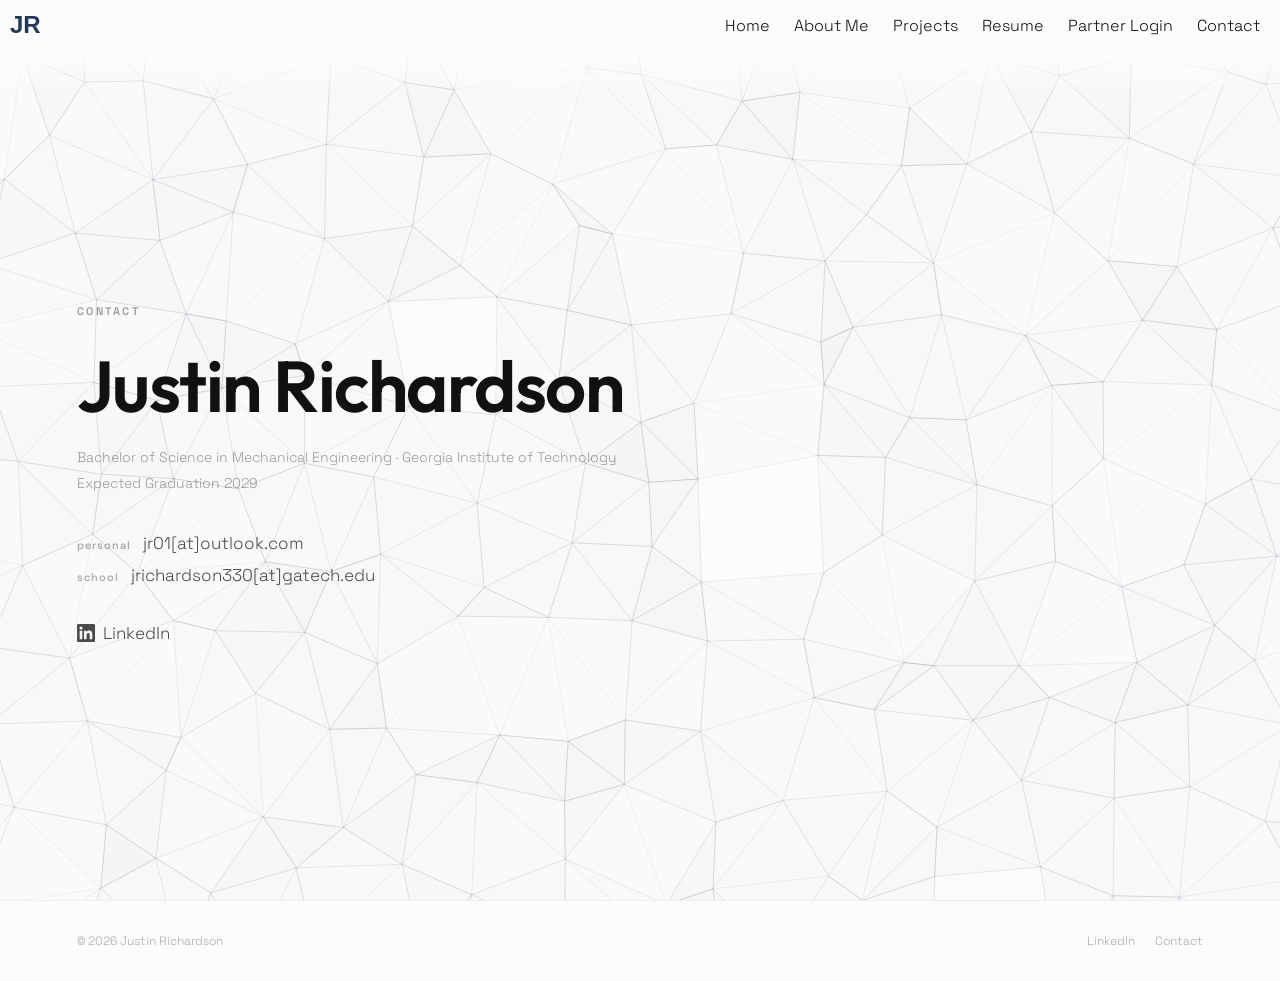
<file: contact/index.html>
<!DOCTYPE html>
<html lang="en">
<head>
    <meta charset="UTF-8">
    <meta name="viewport" content="width=device-width, initial-scale=1.0, viewport-fit=cover">
    <meta name="theme-color" content="#FCFCFC">
    <title>Contact | Justin Richardson</title>
    <link rel="stylesheet" href="../style.css">
    <link rel="icon" href="../imgs/tempfavicon.png">
    <script>(function(){var t=localStorage.getItem('theme')||'light';document.documentElement.setAttribute('data-theme',t);var m=document.querySelector('meta[name="theme-color"]');if(m)m.content=t==='dark'?'#111111':'#FCFCFC';})();</script>
    <script src="../theme.js"></script>
    <script src="../bg-sync.js"></script>
</head>
<body>
    <canvas id="bg-canvas"></canvas>

    <!-- Mobile Safari edge gradients -->
    <div class="safari-grad safari-grad-top"></div>

    <header id="header">
        <a href="../" class="brand">JR</a>
        <nav id="nav">
            <a href="../">Home</a>
            <a href="../home/">About Me</a>
            <a href="../projects/">Projects</a>
            <a href="../resume/">Resume</a>
            <a href="../login/">Partner Login</a>
            <a href="../contact/">Contact</a>
        </nav>
    </header>

    <main class="contact-page">
        <div class="contact-inner">

            <span class="section-label">Contact</span>
            <h1 class="contact-name">Justin Richardson</h1>

            <div class="contact-edu">
                <p>Bachelor of Science in Mechanical Engineering &middot; Georgia Institute of Technology Expected Graduation 2029</p>
            </div>

            <div class="contact-links">
                <button class="contact-email" onclick="copyEmail(this, 'personal')">
                    <span class="contact-email-prefix">personal</span>
                    <span class="contact-email-text">jr01[at]outlook.com</span>
                    <span class="contact-email-copied">copied!</span>
                </button>
                <button class="contact-email" onclick="copyEmail(this, 'school')">
                    <span class="contact-email-prefix">school</span>
                    <span class="contact-email-text">jrichardson330[at]gatech.edu</span>
                    <span class="contact-email-copied">copied!</span>
                </button>
            </div>

            <a class="contact-linkedin" href="https://www.linkedin.com/in/justin-richardson-84366b384/" target="_blank" rel="noopener">
                <svg class="contact-linkedin-icon" xmlns="http://www.w3.org/2000/svg" viewBox="0 0 24 24" fill="currentColor"><path d="M20.447 20.452h-3.554v-5.569c0-1.328-.027-3.037-1.852-3.037-1.853 0-2.136 1.445-2.136 2.939v5.667H9.351V9h3.414v1.561h.046c.477-.9 1.637-1.85 3.37-1.85 3.601 0 4.267 2.37 4.267 5.455v6.286zM5.337 7.433a2.062 2.062 0 01-2.063-2.065 2.064 2.064 0 112.063 2.065zm1.782 13.019H3.555V9h3.564v11.452zM22.225 0H1.771C.792 0 0 .774 0 1.729v20.542C0 23.227.792 24 1.771 24h20.451C23.2 24 24 23.227 24 22.271V1.729C24 .774 23.2 0 22.222 0h.003z"/></svg>
                <span>LinkedIn</span>
            </a>

        </div>
    </main>

    <!-- Footer -->
    <footer class="site-footer">
        <span class="footer-copy">&copy; 2026 Justin Richardson</span>
        <div class="footer-links">
            <a href="https://www.linkedin.com/in/justin-richardson-84366b384/" target="_blank" rel="noopener">LinkedIn</a>
            <a href="../contact/">Contact</a>
        </div>
    </footer>

    <script src="../topo-mesh.js"></script>
    <script>
        function copyEmail(btn, type) {
            const emails = {
                personal: 'jr01' + '@' + 'outlook.com',
                school: 'jrichardson330' + '@' + 'gatech.edu'
            };
            navigator.clipboard.writeText(emails[type]).then(() => {
                btn.classList.add('copied');
                setTimeout(() => btn.classList.remove('copied'), 1500);
            });
        }
    </script>
</body>
</html>
</file>
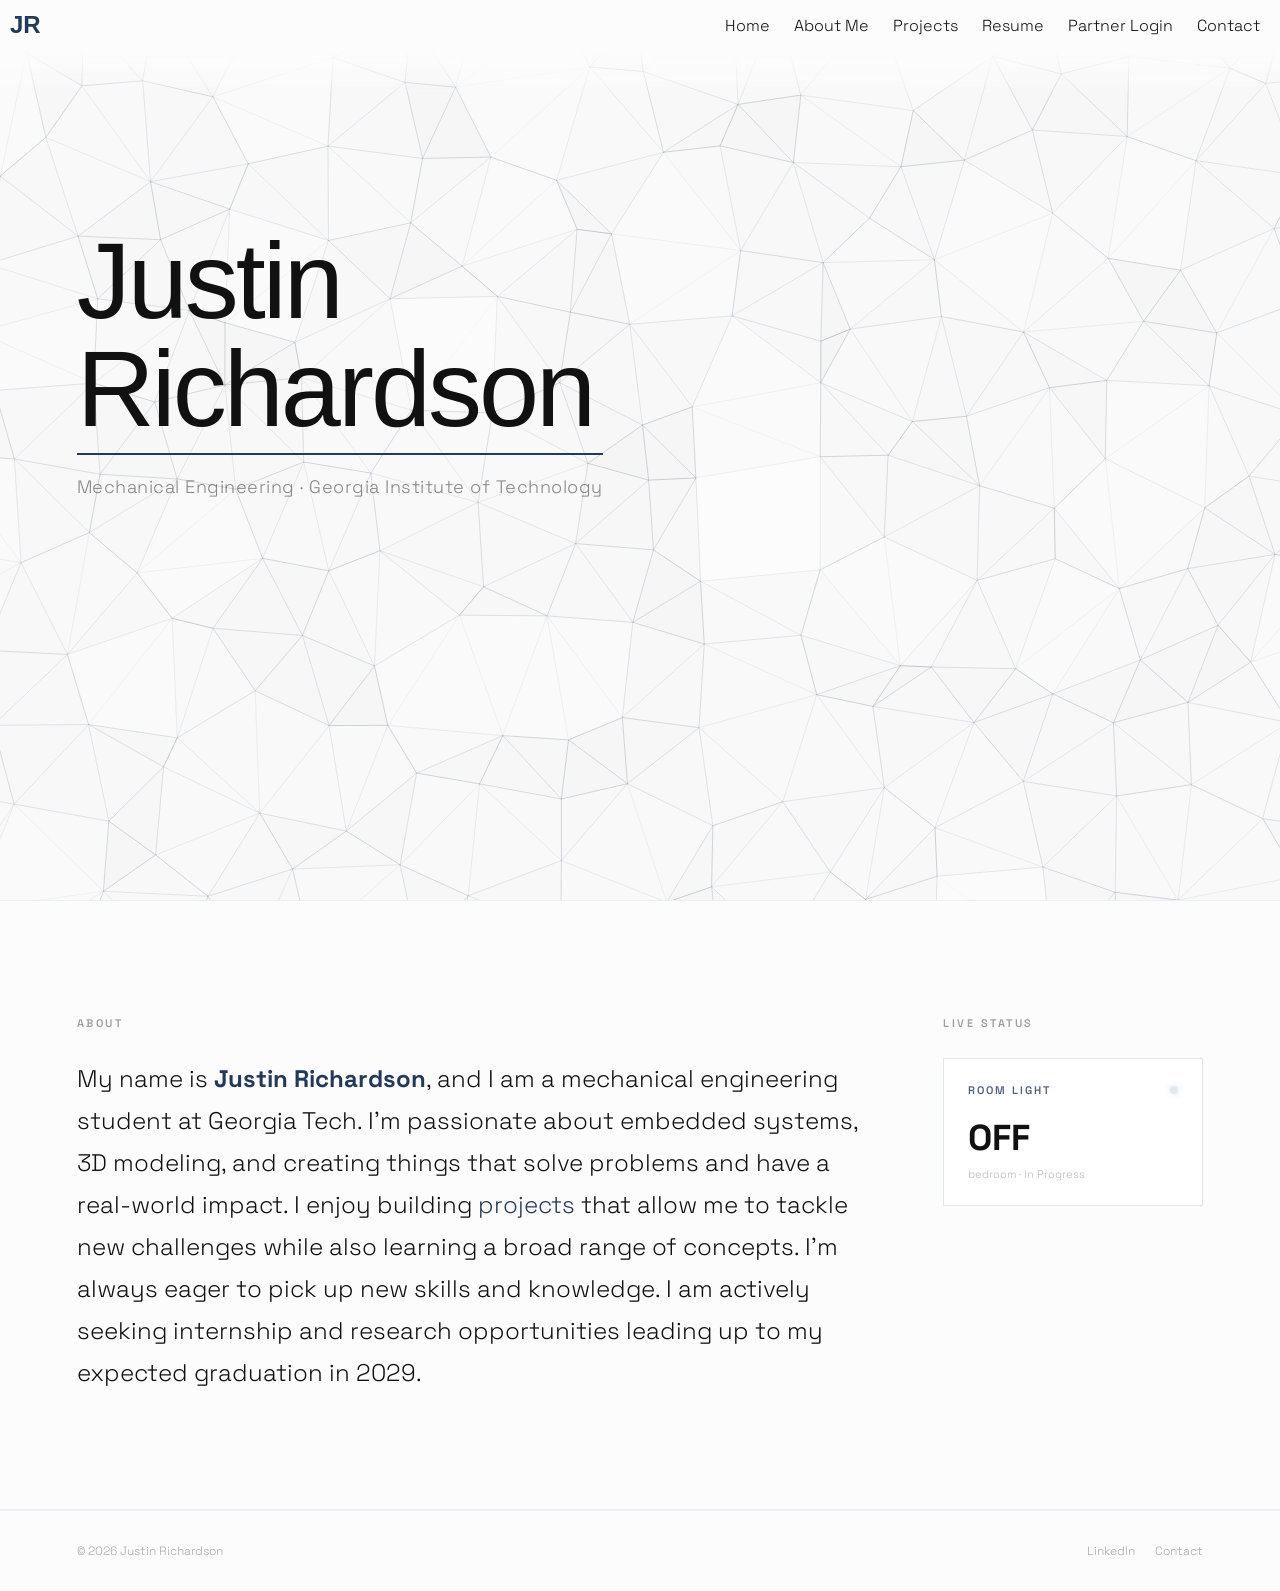
<file: home/index.html>
<!DOCTYPE html>
<html lang="en">
<head>
    <meta charset="UTF-8">
    <meta name="viewport" content="width=device-width, initial-scale=1.0, viewport-fit=cover">
    <meta name="theme-color" content="#FCFCFC">
    <title>Justin Richardson</title>
    <link rel="stylesheet" href="../style.css">
    <link rel="icon" href="../imgs/tempfavicon.png">
    <script>(function(){var t=localStorage.getItem('theme')||'light';document.documentElement.setAttribute('data-theme',t);var m=document.querySelector('meta[name="theme-color"]');if(m)m.content=t==='dark'?'#111111':'#FCFCFC';})();</script>
    <script>(function(){var nav=performance.getEntriesByType('navigation')[0];var isReload=nav?nav.type==='reload':performance.navigation.type===1;if(sessionStorage.getItem('homeAnimated')&&!isReload)document.documentElement.classList.add('skip-intro');})();</script>
    <script src="../theme.js"></script>
    <script src="../bg-sync.js"></script>
</head>
<body>
    <div id="page-loader"></div>
    <canvas id="bg-canvas"></canvas>

    <!-- Mobile Safari edge gradients -->
    <div class="safari-grad safari-grad-top"></div>

    <header id="header">
        <a href="../" class="brand">JR</a>
        <nav id="nav">
            <a href="../">Home</a>
            <a href="../home/">About Me</a>
            <a href="../projects/">Projects</a>
            <a href="../resume/">Resume</a>
            <a href="../login/">Partner Login</a>
            <a href="../contact/">Contact</a>
        </nav>
    </header>

    <!-- Hero -->
    <section class="hero">
        <div class="hero-inner">
            <h1 class="hero-name">Justin<br>Richardson</h1>
            <p class="hero-tagline">Mechanical Engineering &middot; Georgia Institute of Technology</p>
        </div>
    </section>

    <!-- Bio + Live Status -->
    <section class="bio-status-section">

        <div class="bio-col">
            <span class="section-label">About</span>
            <p class="bio-text">
                My name is <strong style="color: var(--accent); font-weight: 900;">Justin Richardson</strong>, and I am a mechanical engineering student at Georgia Tech. I'm passionate about embedded systems, 3D modeling, and creating things that solve problems and have a real-world impact. I enjoy building <a href="../projects/" class="bio-link">projects</a> that allow me to tackle new challenges while also learning a broad range of concepts. I'm always eager to pick up new skills and knowledge. I am actively seeking internship and research opportunities leading up to my expected graduation in 2029.
            </p>
        </div>

        <div class="status-col">
            <span class="section-label">Live Status</span>
            <div class="status-stack">

                <!-- Room Light (toggleable during 10am–10pm EST) -->
                <div class="status-card disabled" id="light-card">
                    <div class="status-card-top">
                        <span class="status-card-label">Room Light</span>
                        <span class="light-dot" id="light-dot"></span>
                    </div>
                    <p class="light-status-text" id="light-text">OFF</p>
                    <p class="status-card-note" id="light-note">bedroom &middot; In Progress</p>
                </div>

            </div>
        </div>

    </section>

    <!-- Footer -->
    <footer class="site-footer">
        <span class="footer-copy">&copy; 2026 Justin Richardson</span>
        <div class="footer-links">
            <a href="https://www.linkedin.com/in/justin-richardson-84366b384/" target="_blank" rel="noopener">LinkedIn</a>
            <a href="../contact/">Contact</a>
        </div>
    </footer>

    <script>
        (function() {
            sessionStorage.setItem('homeAnimated', '1');
            var loader = document.getElementById('page-loader');
            if (!loader) return;
            if (document.documentElement.classList.contains('skip-intro')) {
                loader.remove();
                return;
            }
            loader.addEventListener('animationend', function() { this.remove(); });
        })();
    </script>
    <script src="../topo-mesh.js"></script>
    <script>
        const lightCard = document.getElementById('light-card');
        const lightDot  = document.getElementById('light-dot');
        const lightText = document.getElementById('light-text');
        const lightNote = document.getElementById('light-note');
        let isOn = false;

        function isInESTWindow() {
            const hour = parseInt(new Intl.DateTimeFormat('en-US', {
                hour: 'numeric', hour12: false, timeZone: 'America/New_York'
            }).format(new Date()));
            return hour >= 10 && hour < 22;
        }

        function updateLightCardState() {
            if (isInESTWindow()) {
                lightCard.classList.remove('disabled');
                lightCard.classList.add('toggleable');
                lightNote.textContent = 'bedroom \u00b7 In Progress';
            } else {
                lightCard.classList.add('disabled');
                lightCard.classList.remove('toggleable');
                lightNote.textContent = 'available 10am\u201310pm EST';
            }
        }

        updateLightCardState();

        lightCard.addEventListener('click', () => {
            if (!isInESTWindow()) return;
            isOn = !isOn;
            lightDot.classList.toggle('on', isOn);
            lightText.textContent = isOn ? 'ON' : 'OFF';

            fetch('https://esp32-projects-node.onrender.com/command/lightswitch', {
                method: 'POST',
                headers: { 'Content-Type': 'application/json' },
                body: JSON.stringify({ command: isOn ? 'on' : 'off' })
            });
        });
    </script>
</body>
</html>
</file>
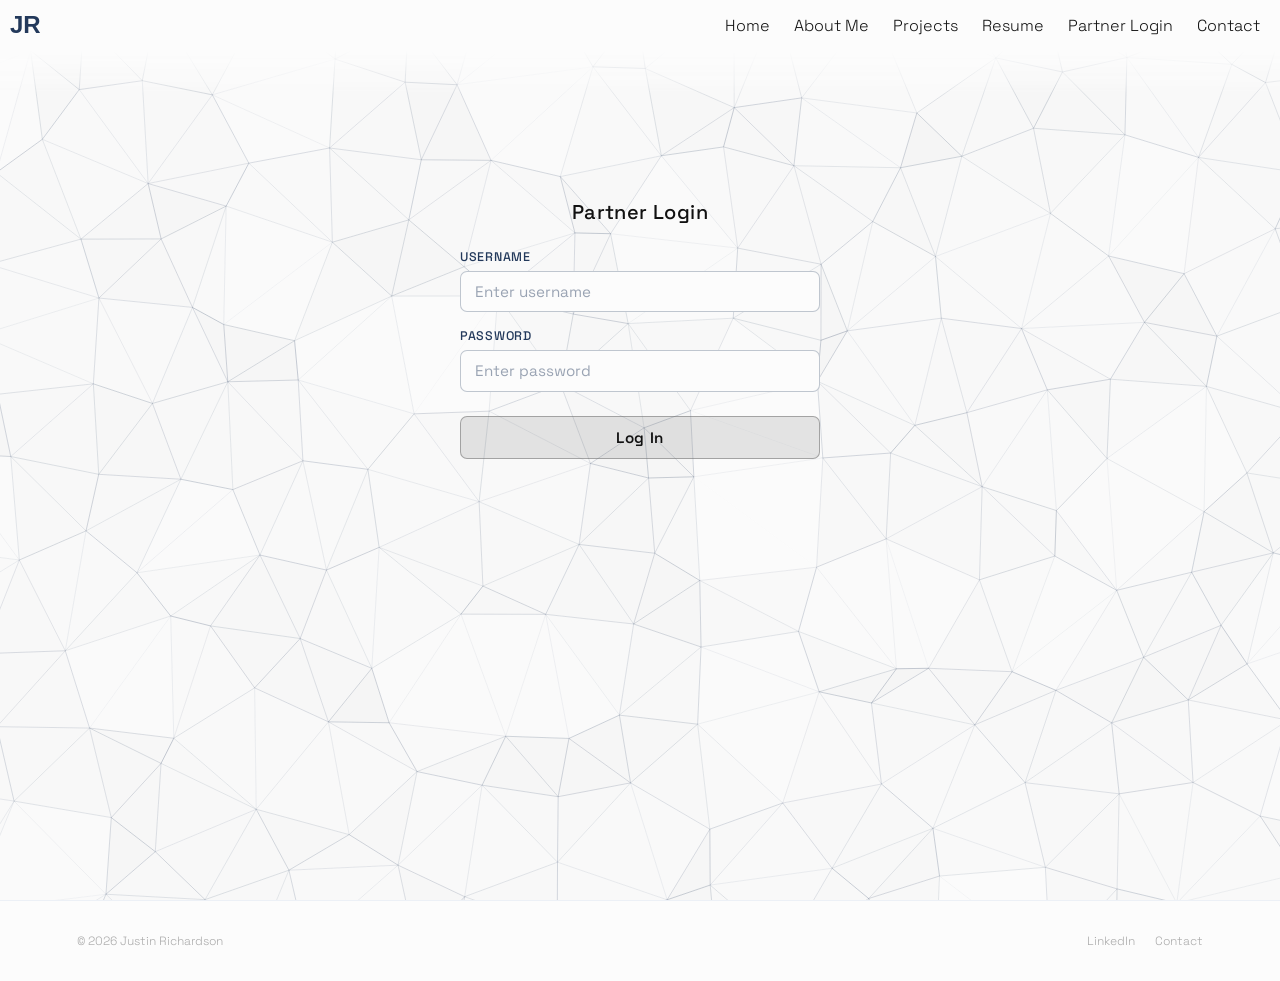
<file: login/index.html>
<!DOCTYPE html>
<html lang="en">
<head>
    <meta charset="UTF-8">
    <meta name="viewport" content="width=device-width, initial-scale=1.0, viewport-fit=cover">
    <meta name="theme-color" content="#FCFCFC">
    <title>Login | Justin Richardson</title>
    <link rel="stylesheet" href="../style.css">
    <link rel="icon" href="../imgs/tempfavicon.png">
    <script>(function(){var t=localStorage.getItem('theme')||'light';document.documentElement.setAttribute('data-theme',t);var m=document.querySelector('meta[name="theme-color"]');if(m)m.content=t==='dark'?'#111111':'#FCFCFC';})();</script>
    <script src="../theme.js"></script>
    <script src="../bg-sync.js"></script>
    <script>
    if (localStorage.getItem('token')) {
        window.location.href = '../login/dashboard/';
    }
</script>
</head>
<body>
    <canvas id="bg-canvas"></canvas>

    <!-- Mobile Safari edge gradients -->
    <div class="safari-grad safari-grad-top"></div>

    <header id="header">
        <a href="../" class="brand">JR</a>
        <nav id="nav">
            <a href="../">Home</a>
            <a href="../home/">About Me</a>
            <a href="../projects/">Projects</a>
            <a href="../resume/">Resume</a>
            <a href="../login/">Partner Login</a>
            <a href="../contact/">Contact</a>
        </nav>
    </header>
    <main class="login-page">
        <div class="login-card">
            <h2 class="login-title">Partner Login</h2>
            <form class="login-form" onsubmit="return false;">
                <div class="login-field">
                    <label for="username">Username</label>
                    <input type="text" id="username" name="username" autocomplete="username" placeholder="Enter username">
                </div>
                <div class="login-field">
                    <label for="password">Password</label>
                    <input type="password" id="password" name="password" autocomplete="current-password" placeholder="Enter password">
                </div>
                <button type="submit" class="login-btn">Log In</button>
            </form>
        </div>
    </main>

    <style>
        .login-page {
            display: flex;
            align-items: center;
            justify-content: center;
            min-height: 100vh;
        }

        .login-card {
            background: transparent;
            border: none;
            border-radius: 12px;
            padding: 2.5rem 2.5rem 2rem;
            width: 100%;
            max-width: 360px;
            display: flex;
            flex-direction: column;
            gap: 1.5rem;
            transform: translateY(-125px);
        }

        .login-title {
            font-family: "Space Grotesk", sans-serif;
            font-weight: 500;
            font-size: 1.25rem;
            color: var(--text);
            margin: 0;
            text-align: center;
            letter-spacing: 0.02em;
        }

        .login-form {
            display: flex;
            flex-direction: column;
            gap: 1rem;
        }

        .login-field {
            display: flex;
            flex-direction: column;
            gap: 0.35rem;
        }

        .login-field label {
            font-family: "Space Grotesk", sans-serif;
            font-size: 0.78rem;
            font-weight: 500;
            color: var(--accent);
            letter-spacing: 0.06em;
            text-transform: uppercase;
        }

        .login-field input {
            background: var(--bg);
            border: 1px solid var(--card-border);
            border-radius: 7px;
            padding: 0.65rem 0.85rem;
            font-family: "Space Grotesk", sans-serif;
            font-size: 0.95rem;
            color: var(--text);
            outline: none;
            transition: border-color 0.2s ease;
        }

        .login-field input::placeholder {
            color: var(--accent);
            opacity: 0.45;
        }

        .login-field input:focus {
            border-color: var(--card-border-hover);
        }

        .login-btn {
            margin-top: 0.5rem;
            padding: 0.7rem;
            background: rgba(120, 120, 120, 0.18);
            color: var(--text);
            border: 1px solid rgba(100, 100, 100, 0.5);
            border-radius: 7px;
            font-family: "Space Grotesk", sans-serif;
            font-size: 0.95rem;
            font-weight: 600;
            cursor: pointer;
            letter-spacing: 0.04em;
            transition: background 0.2s ease, border-color 0.2s ease;
        }

        .login-btn:hover {
            background: rgba(80, 80, 80, 0.35);
            border-color: var(--accent);
        }
    </style>

    <!-- Footer -->
    <footer class="site-footer">
        <span class="footer-copy">&copy; 2026 Justin Richardson</span>
        <div class="footer-links">
            <a href="https://www.linkedin.com/in/justin-richardson-84366b384/" target="_blank" rel="noopener">LinkedIn</a>
            <a href="../contact/">Contact</a>
        </div>
    </footer>

    <script src="../topo-mesh.js"></script>
    <script>
    document.querySelector('.login-form').addEventListener('submit', async function() {
        const username = document.getElementById('username').value;
        const password = document.getElementById('password').value;

        const response = await fetch('https://login-node-tcxf.onrender.com/login', {
            method: 'POST',
            headers: { 'Content-Type': 'application/json' },
            body: JSON.stringify({ username, password })
        });

        const data = await response.json();

        if (response.ok) {
            localStorage.setItem('token', data.token);
            window.location.href = '../login/dashboard/';
        } else {
            alert('Wrong username or password');
        }
    });
</script>
</body>
</html>
</file>
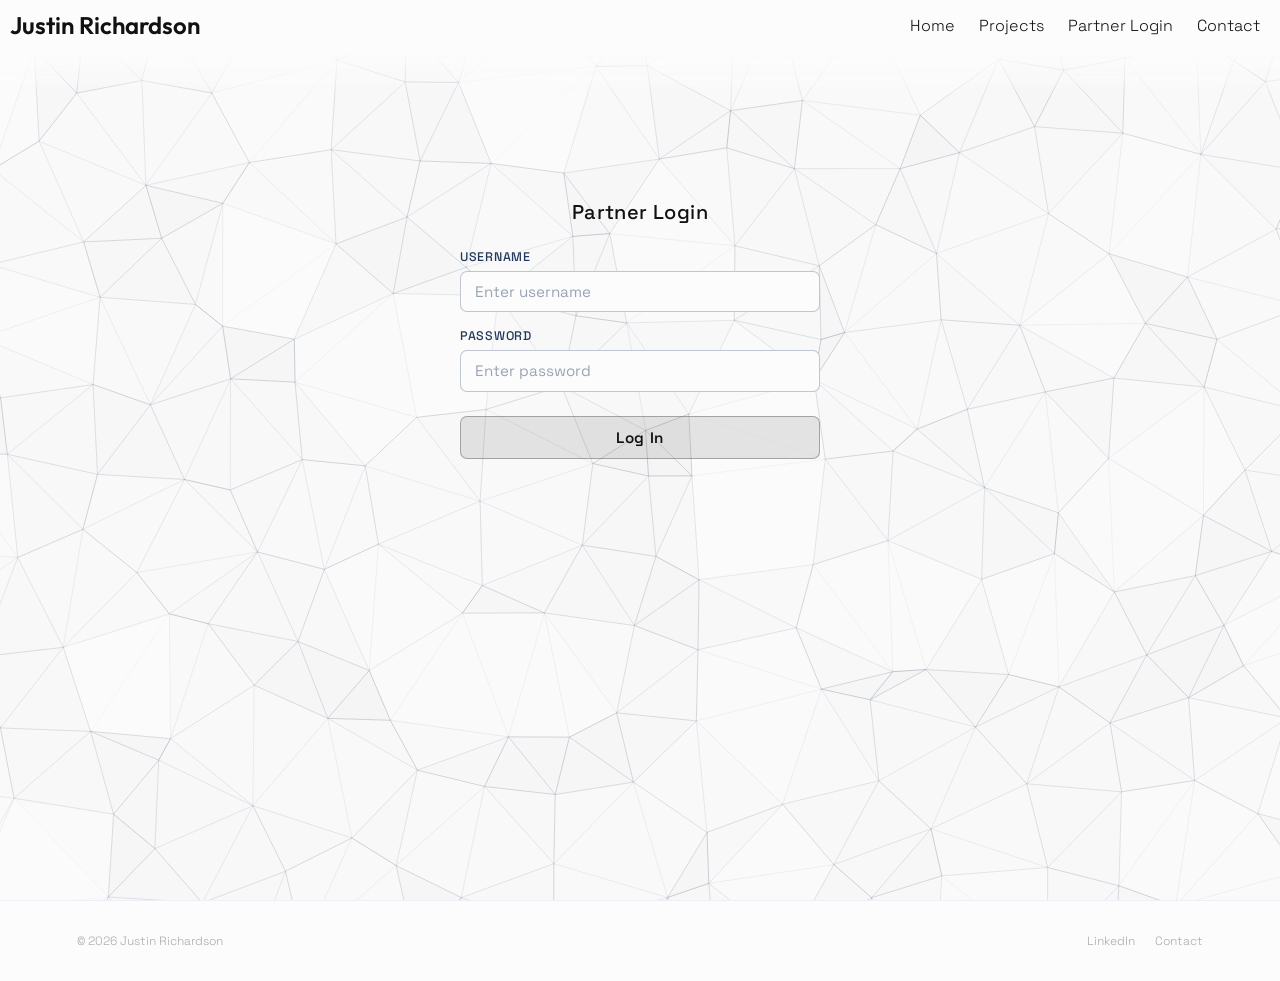
<file: personal/index.html>
<!DOCTYPE html>
<html lang="en">
<head>
    <meta charset="UTF-8">
    <meta name="viewport" content="width=device-width, initial-scale=1.0, viewport-fit=cover">
    <meta name="theme-color" content="#111111">
    <title>Personal | Justin Richardson</title>
    <link rel="stylesheet" href="../style.css">
    <link rel="icon" href="../imgs/tempfavicon.png">
    <script>(function(){var t=localStorage.getItem('theme')||'dark';document.documentElement.setAttribute('data-theme',t);var m=document.querySelector('meta[name="theme-color"]');if(m)m.content=t==='dark'?'#111111':'#F5F5F0';})();</script>
    <script src="../theme.js"></script>
    <script src="../bg-sync.js"></script>
    <script>
    if (localStorage.getItem('token')) {
        window.location.href = '../personal/dashboard.html';
    }
</script>
</head>
<body>
    <canvas id="bg-canvas"></canvas>

    <!-- Mobile Safari edge gradients -->
    <div class="safari-grad safari-grad-top"></div>

    <header id="header">
        <span>Justin Richardson</span>
        <nav id="nav">
            <a href="../home/">Home</a>
            <a href="../projects/">Projects</a>
            <a href="../personal/">Partner Login</a>
            <a href="../contact/">Contact</a>
        </nav>
    </header>
    <main class="login-page">
        <div class="login-card">
            <h2 class="login-title">Partner Login</h2>
            <form class="login-form" onsubmit="return false;">
                <div class="login-field">
                    <label for="username">Username</label>
                    <input type="text" id="username" name="username" autocomplete="username" placeholder="Enter username">
                </div>
                <div class="login-field">
                    <label for="password">Password</label>
                    <input type="password" id="password" name="password" autocomplete="current-password" placeholder="Enter password">
                </div>
                <button type="submit" class="login-btn">Log In</button>
            </form>
        </div>
    </main>

    <style>
        .login-page {
            display: flex;
            align-items: center;
            justify-content: center;
            min-height: 100vh;
        }

        .login-card {
            background: transparent;
            border: none;
            border-radius: 12px;
            padding: 2.5rem 2.5rem 2rem;
            width: 100%;
            max-width: 360px;
            display: flex;
            flex-direction: column;
            gap: 1.5rem;
            transform: translateY(-125px);
        }

        .login-title {
            font-family: "Space Grotesk", sans-serif;
            font-weight: 500;
            font-size: 1.25rem;
            color: var(--text);
            margin: 0;
            text-align: center;
            letter-spacing: 0.02em;
        }

        .login-form {
            display: flex;
            flex-direction: column;
            gap: 1rem;
        }

        .login-field {
            display: flex;
            flex-direction: column;
            gap: 0.35rem;
        }

        .login-field label {
            font-family: "Space Grotesk", sans-serif;
            font-size: 0.78rem;
            font-weight: 500;
            color: var(--accent);
            letter-spacing: 0.06em;
            text-transform: uppercase;
        }

        .login-field input {
            background: var(--bg);
            border: 1px solid var(--card-border);
            border-radius: 7px;
            padding: 0.65rem 0.85rem;
            font-family: "Space Grotesk", sans-serif;
            font-size: 0.95rem;
            color: var(--text);
            outline: none;
            transition: border-color 0.2s ease;
        }

        .login-field input::placeholder {
            color: var(--accent);
            opacity: 0.45;
        }

        .login-field input:focus {
            border-color: var(--card-border-hover);
        }

        .login-btn {
            margin-top: 0.5rem;
            padding: 0.7rem;
            background: rgba(120, 120, 120, 0.18);
            color: var(--text);
            border: 1px solid rgba(100, 100, 100, 0.5);
            border-radius: 7px;
            font-family: "Space Grotesk", sans-serif;
            font-size: 0.95rem;
            font-weight: 600;
            cursor: pointer;
            letter-spacing: 0.04em;
            transition: background 0.2s ease, border-color 0.2s ease;
        }

        .login-btn:hover {
            background: rgba(80, 80, 80, 0.35);
            border-color: var(--accent);
        }
    </style>

    <!-- Footer -->
    <footer class="site-footer">
        <span class="footer-copy">&copy; 2026 Justin Richardson</span>
        <div class="footer-links">
            <a href="https://www.linkedin.com/in/justin-richardson-84366b384/" target="_blank" rel="noopener">LinkedIn</a>
            <a href="../contact/">Contact</a>
        </div>
    </footer>

    <script src="../topo-mesh.js"></script>
    <script>
    document.querySelector('.login-form').addEventListener('submit', async function() {
        const username = document.getElementById('username').value;
        const password = document.getElementById('password').value;

        const response = await fetch('https://login-node-tcxf.onrender.com/login', {
            method: 'POST',
            headers: { 'Content-Type': 'application/json' },
            body: JSON.stringify({ username, password })
        });

        const data = await response.json();

        if (response.ok) {
            localStorage.setItem('token', data.token);
            window.location.href = '../personal/dashboard.html';
        } else {
            alert('Wrong username or password');
        }
    });
</script>
</body>
</html>
</file>
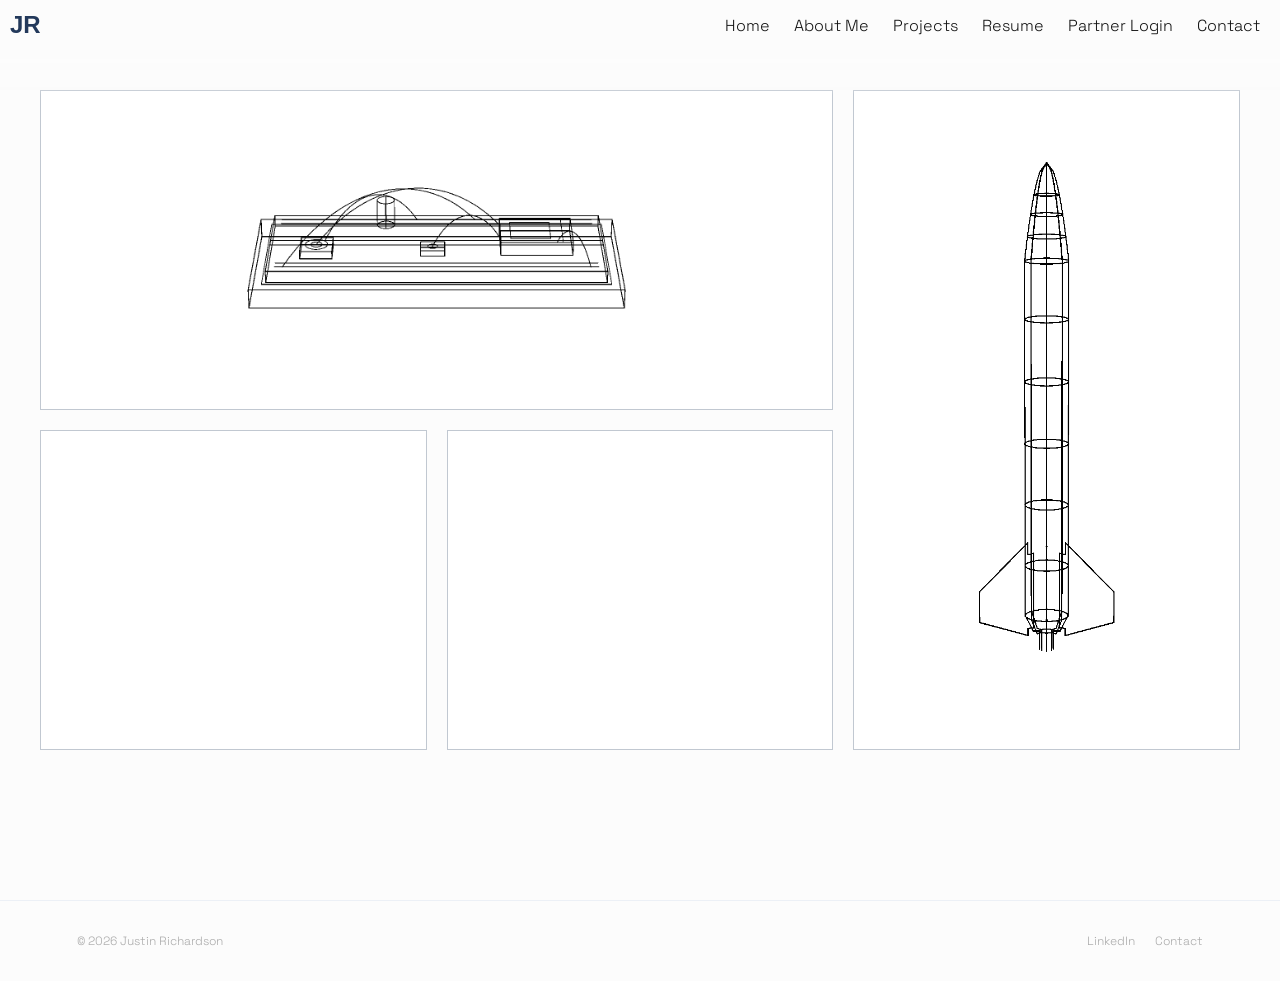
<file: projects/index.html>
<!DOCTYPE html>
<html lang="en">
<head>
    <meta charset="UTF-8">
    <meta name="viewport" content="width=device-width, initial-scale=1.0, viewport-fit=cover">
    <meta name="theme-color" content="#FCFCFC">
    <title>Projects | Justin Richardson</title>
    <link rel="stylesheet" href="../style.css">
    <link rel="icon" href="../imgs/tempfavicon.png">
    <script>(function(){var t=localStorage.getItem('theme')||'light';document.documentElement.setAttribute('data-theme',t);var m=document.querySelector('meta[name="theme-color"]');if(m)m.content=t==='dark'?'#111111':'#FCFCFC';})();</script>
    <script src="../theme.js"></script>
    <script src="../bg-sync.js"></script>
</head>
<body>
    <canvas id="bg-canvas"></canvas>

    <!-- Mobile Safari edge gradients -->
    <div class="safari-grad safari-grad-top"></div>

    <header id="header">
        <a href="../" class="brand">JR</a>
        <nav id="nav">
            <a href="../">Home</a>
            <a href="../home/">About Me</a>
            <a href="../projects/">Projects</a>
            <a href="../resume/">Resume</a>
            <a href="../login/">Partner Login</a>
            <a href="../contact/">Contact</a>
        </nav>
    </header>

    <main class="projects-page">
        <div class="projects-grid">

            <div class="project-card project-card-alpha" data-project="alpha">
                <div class="card-inner">
                    <img src="../imgs/occupancy-tracker-wireframe (black).gif" class="card-preview-img card-preview-light" alt="Occupancy tracker preview">
                    <img src="../imgs/occupancy-tracker-wireframe (white).gif" class="card-preview-img card-preview-dark" alt="Occupancy tracker preview">
                    <span class="card-tag">ESP32</span>
                    <h2 class="card-title">Room Occupancy Tracker</h2>
                </div>
            </div>

            <div class="project-card project-card-beta" data-project="beta">
                <div class="card-inner">
                    <img src="../imgs/rocket-wireframe (black).gif" class="card-preview-img card-preview-light" alt="L1 rocket">
                    <img src="../imgs/rocket-wireframe (white).gif" class="card-preview-img card-preview-dark" alt="L1 rocket">
                    <span class="card-tag">NAR L1</span>
                    <h2 class="card-title">L1 Certification Rocket</h2>
                </div>
            </div>

            <div class="project-card project-card-gamma" data-project="gamma">
                <div class="card-inner">
                    <span class="card-tag">API</span>
                    <h2 class="card-title">Gamma</h2>
                </div>
            </div>

            <div class="project-card project-card-delta" data-project="delta">
                <div class="card-inner">
                    <span class="card-tag">Mobile</span>
                    <h2 class="card-title">Delta</h2>
                </div>
            </div>

        </div>
    </main>

    <!-- Overlay Panel -->
    <div class="projects-overlay" id="projects-overlay">
        <div class="projects-panel" id="projects-panel">
            <button class="panel-close" id="panel-close">&#215;</button>
            <div class="panel-meta">
                <span class="panel-tag" id="panel-tag"></span>
                <span class="panel-date" id="panel-date"></span>
            </div>
            <h2 class="panel-title" id="panel-title"></h2>
            <div class="panel-body" id="panel-body"></div>
        </div>
    </div>

    <!-- Footer -->
    <footer class="site-footer">
        <span class="footer-copy">&copy; 2026 Justin Richardson</span>
        <div class="footer-links">
            <a href="https://www.linkedin.com/in/justin-richardson-84366b384/" target="_blank" rel="noopener">LinkedIn</a>
            <a href="../contact/">Contact</a>
        </div>
    </footer>

    <script src="../topo-mesh.js"></script>
    <script>
        const projectData = {
            alpha: {
                tag: 'ESP32',
                date: 'March 2026 – May 2026',
                title: 'Room Occupancy Tracker',
                body: `
<hr class="panel-divider">
<div class="panel-section">
    <span class="panel-section-label">Parts List</span>
    <ul class="panel-parts-list">
        <li>2× VL53L1X ToF Sensors</li>
        <li>Breadboard</li>
        <li>Jumper Cables</li>
        <li>ESP32 Dev Board</li>
        <li>100 µF Capacitor</li>
        <li>20W USB-C Power Cable</li>
    </ul>
</div>
<hr class="panel-divider">
<p class="panel-body-text">This device was created to track the amount of people present in my dorm room at any given time. The data is collected by two ToF sensors that detect when the front door is opened and if anyone walks into or out of the room depending on which sensor triggers first. The final count is sent to my website via a websocket and displayed on the home page as well as in the partner login dashboard.</p>
<div class="panel-row panel-row-reverse">
    <img class="panel-img" src="../imgs/occupancy/activity-log.png" alt="Activity log dashboard">
    <p class="panel-body-text">A short log with the given times of the sensor activity is also displayed in the partner login dashboard for debugging purposes, along with a count override in the case of any errors.</p>
</div>
<div class="panel-row">
    <img class="panel-img" src="../imgs/occupancy/single-sensor.jpg" alt="Single ToF sensor on breadboard">
    <p class="panel-body-text">I began my testing with a single ToF sensor to make sure I had the proper libraries and code to record distance with the sensors. Upon testing with two sensors, I kept running into errors that stemmed from the ESP32 being unable to deliver a steady current to the sensors, so I purchased a 100 µF capacitor to even out the flow and the sensors began to produce readings as expected. I also needed to restart each sensor using their XSHUT pins and assign a different address to each one since both sensors use the same I²C port.</p>
</div>
<div class="panel-row panel-row-reverse">
    <img class="panel-img" src="../imgs/occupancy/dual-sensor.jpg" alt="Dual sensor setup on breadboard">
    <p class="panel-body-text">Once I had both sensors outputting their live distances, I created some baseline code to sense the direction of a person entering or leaving. One main issue that persisted for quite some time was that sometimes a person entering would not be registered and the count would be off from there on out. This was mitigated by changing the sensor logic to detect once the door had swung open, decreasing the break threshold, and decreasing the time interval between each measurement.</p>
</div>
<div class="panel-row panel-row-reverse">
    <p class="panel-body-text">Currently the device works with very high accuracy, save for a few exceptions, and is affixed to the wall next to the door via a 3D printed breadboard mount and command strips. The sensors can only sense one person entry/exit per cycle — if two people were to enter at the same time without closing the door between each entry, this would not be reflected by the count.</p>
    <img class="panel-img panel-img-lg" src="../imgs/occupancy/wall-mount.jpg" alt="Device mounted on wall next to door">
</div>
<div class="panel-row">
    <p class="panel-body-text">I might make a more solid version of this project: soldering all components to a perfboard, 3D printed housing with an exposed USB-C port for power, and adjusted sensor angle for a different door setup. I also created a rudimentary circuit schematic for the possible future build.</p>
    <img class="panel-img panel-img-lg" src="../imgs/occupancy/schematic.jpg" alt="Circuit schematic on whiteboard">
</div>
<p class="panel-body-text">This project has served its purpose and worked well for my use case.</p>`
            },
            beta:  {
                tag: 'NAR L1',
                date: '',
                title: 'L1 Certification Rocket',
                body: '<p class="panel-body-text">Pending Approved Paperwork</p>'
            },
            gamma: {
                tag: 'API',
                date: '',
                title: 'Gamma',
                body: '<p class="panel-body-text">Duis aute irure dolor in reprehenderit in voluptate velit esse cillum dolore eu fugiat nulla pariatur.</p>'
            },
            delta: {
                tag: 'Mobile',
                date: '',
                title: 'Delta',
                body: '<p class="panel-body-text">Excepteur sint occaecat cupidatat non proident, sunt in culpa qui officia deserunt mollit anim id est laborum.</p>'
            }
        };

        const overlay    = document.getElementById('projects-overlay');
        const panelTag   = document.getElementById('panel-tag');
        const panelDate  = document.getElementById('panel-date');
        const panelTitle = document.getElementById('panel-title');
        const panelBody  = document.getElementById('panel-body');

        function openPanel(id) {
            const p = projectData[id];
            if (!p) return;
            panelTag.textContent   = p.tag;
            panelDate.textContent  = p.date || '';
            panelTitle.textContent = p.title;
            panelBody.innerHTML    = p.body;
            overlay.classList.add('visible');
        }

        function closePanel() {
            overlay.classList.remove('visible');
        }

        document.querySelectorAll('.project-card').forEach(card => {
            card.addEventListener('click', () => openPanel(card.dataset.project));
        });

        document.getElementById('panel-close').addEventListener('click', closePanel);
        overlay.addEventListener('click', e => { if (e.target === overlay) closePanel(); });
        document.addEventListener('keydown', e => { if (e.key === 'Escape') closePanel(); });
    </script>
    <script>
        // Desktop only: freeze the preview GIFs on their first frame and play on hover.
        // Mobile keeps the GIFs looping as-is.
        (function () {
            const isDesktop = window.matchMedia('(min-width: 769px) and (hover: hover)').matches;
            if (!isDesktop) return;

            // Any card that uses animated GIF previews (occupancy tracker + rocket).
            const cards = document.querySelectorAll('.project-card-alpha, .project-card-beta');

            cards.forEach(card => {
                const gifs = card.querySelectorAll('.card-preview-img');
                if (!gifs.length) return;

                gifs.forEach(img => {
                    const liveSrc = img.getAttribute('src');
                    let frozenSrc = null;

                    function captureFrozenFrame() {
                        // Draw the current (first) frame to a canvas to make a still snapshot.
                        const probe = new Image();
                        probe.crossOrigin = 'anonymous';
                        probe.onload = function () {
                            try {
                                const canvas = document.createElement('canvas');
                                canvas.width = probe.naturalWidth;
                                canvas.height = probe.naturalHeight;
                                canvas.getContext('2d').drawImage(probe, 0, 0);
                                frozenSrc = canvas.toDataURL('image/png');
                                img.src = frozenSrc; // show frozen frame by default
                            } catch (e) {
                                // If the frame can't be captured, leave the GIF playing.
                            }
                        };
                        probe.src = liveSrc;
                    }

                    captureFrozenFrame();

                    card.addEventListener('mouseenter', () => {
                        // Re-assigning the live GIF src restarts it from frame 1 and plays.
                        img.src = liveSrc;
                    });

                    card.addEventListener('mouseleave', () => {
                        if (frozenSrc) img.src = frozenSrc;
                    });
                });
            });
        })();
    </script>
</body>
</html>
</file>
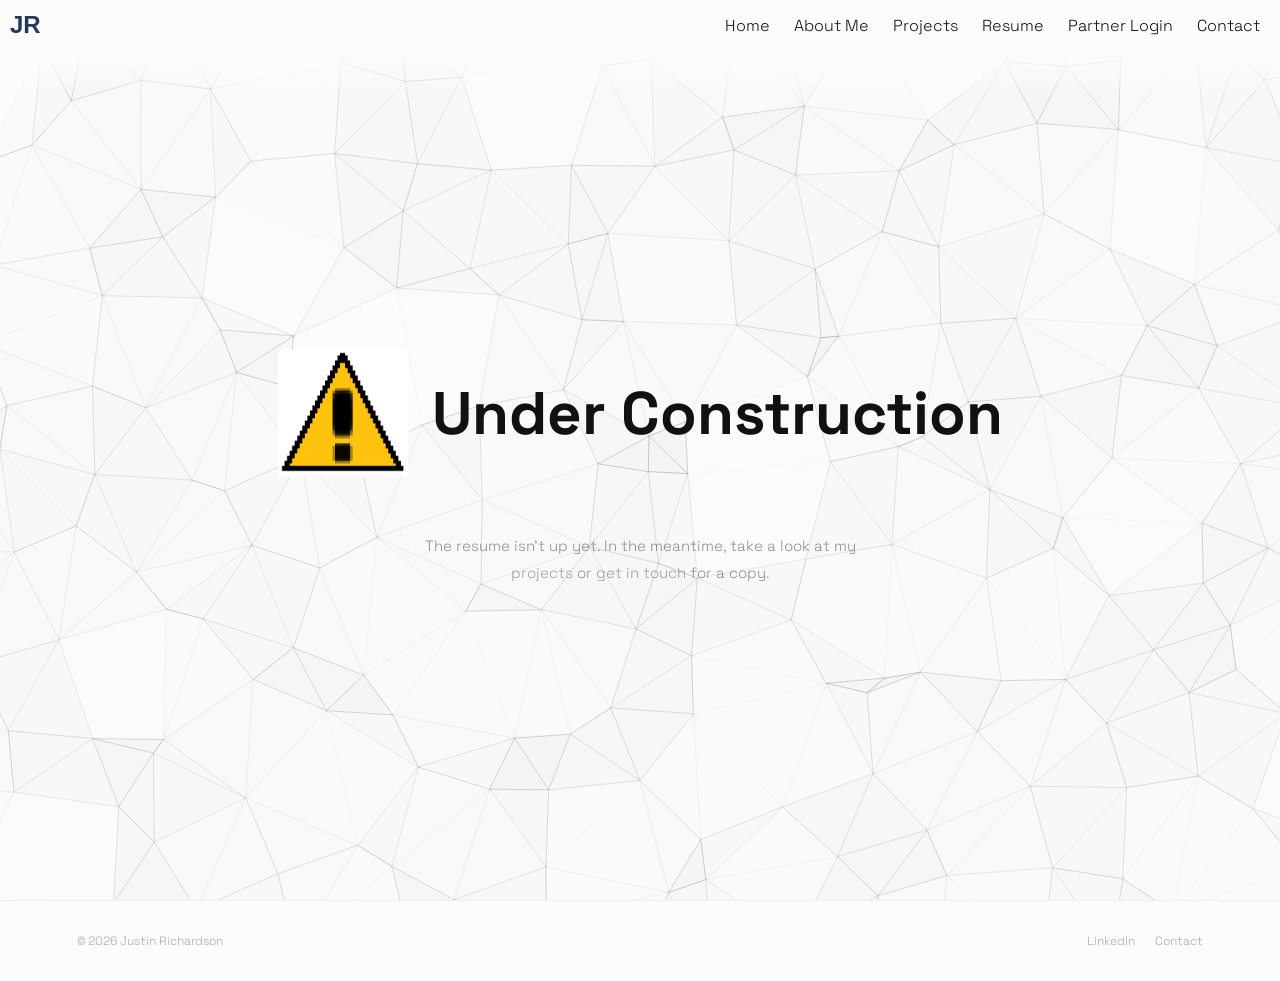
<file: resume/index.html>
<!DOCTYPE html>
<html lang="en">
<head>
    <meta charset="UTF-8">
    <meta name="viewport" content="width=device-width, initial-scale=1.0, viewport-fit=cover">
    <meta name="theme-color" content="#FCFCFC">
    <title>Under Construction | Justin Richardson</title>
    <link rel="stylesheet" href="../style.css">
    <link rel="icon" href="../imgs/tempfavicon.png">
    <script>(function(){var t=localStorage.getItem('theme')||'light';document.documentElement.setAttribute('data-theme',t);var m=document.querySelector('meta[name="theme-color"]');if(m)m.content=t==='dark'?'#111111':'#FCFCFC';})();</script>
    <script src="../theme.js"></script>
    <script src="../bg-sync.js"></script>
</head>
<body>
    <canvas id="bg-canvas"></canvas>

    <!-- Mobile Safari edge gradients -->
    <div class="safari-grad safari-grad-top"></div>

    <header id="header">
        <a href="../" class="brand">JR</a>
        <nav id="nav">
            <a href="../">Home</a>
            <a href="../home/">About Me</a>
            <a href="../projects/">Projects</a>
            <a href="../resume/">Resume</a>
            <a href="../login/">Partner Login</a>
            <a href="../contact/">Contact</a>
        </nav>
    </header>

    <main class="construction-page">

        <div class="caution">
            <img src="../imgs/caution.gif" alt="">
            <p>Under Construction</p>
        </div>

        <p class="construction-note">
            The resume isn't up yet. In the meantime, take a look at my
            <a href="../projects/" class="bio-link">projects</a> or
            <a href="../contact/" class="bio-link">get in touch</a> for a copy.
        </p>

    </main>

    <style>
        .construction-page {
            min-height: 100svh;
            display: flex;
            flex-direction: column;
            align-items: center;
            justify-content: center;
            gap: 20px;
            padding: 50px clamp(24px, 6vw, 100px);
            box-sizing: border-box;
            text-align: center;
        }

        /* .caution is a bare flex row in style.css — line the gif up with the
           text and keep it from dominating the page */
        .caution {
            align-items: center;
            gap: clamp(12px, 2vw, 24px);
            flex-wrap: wrap;
        }

        .caution img {
            width: clamp(80px, 12vw, 130px);
            height: auto;
        }

        .construction-note {
            max-width: 460px;
            font-family: "Space Grotesk", sans-serif;
            font-size: clamp(13px, 1.6vw, 15px);
            font-weight: 300;
            line-height: 1.8;
            color: var(--text);
            opacity: 0.45;
            margin: 0;
        }
    </style>

    <!-- Footer -->
    <footer class="site-footer">
        <span class="footer-copy">&copy; 2026 Justin Richardson</span>
        <div class="footer-links">
            <a href="https://www.linkedin.com/in/justin-richardson-84366b384/" target="_blank" rel="noopener">LinkedIn</a>
            <a href="../contact/">Contact</a>
        </div>
    </footer>

    <script src="../topo-mesh.js"></script>
</body>
</html>
</file>
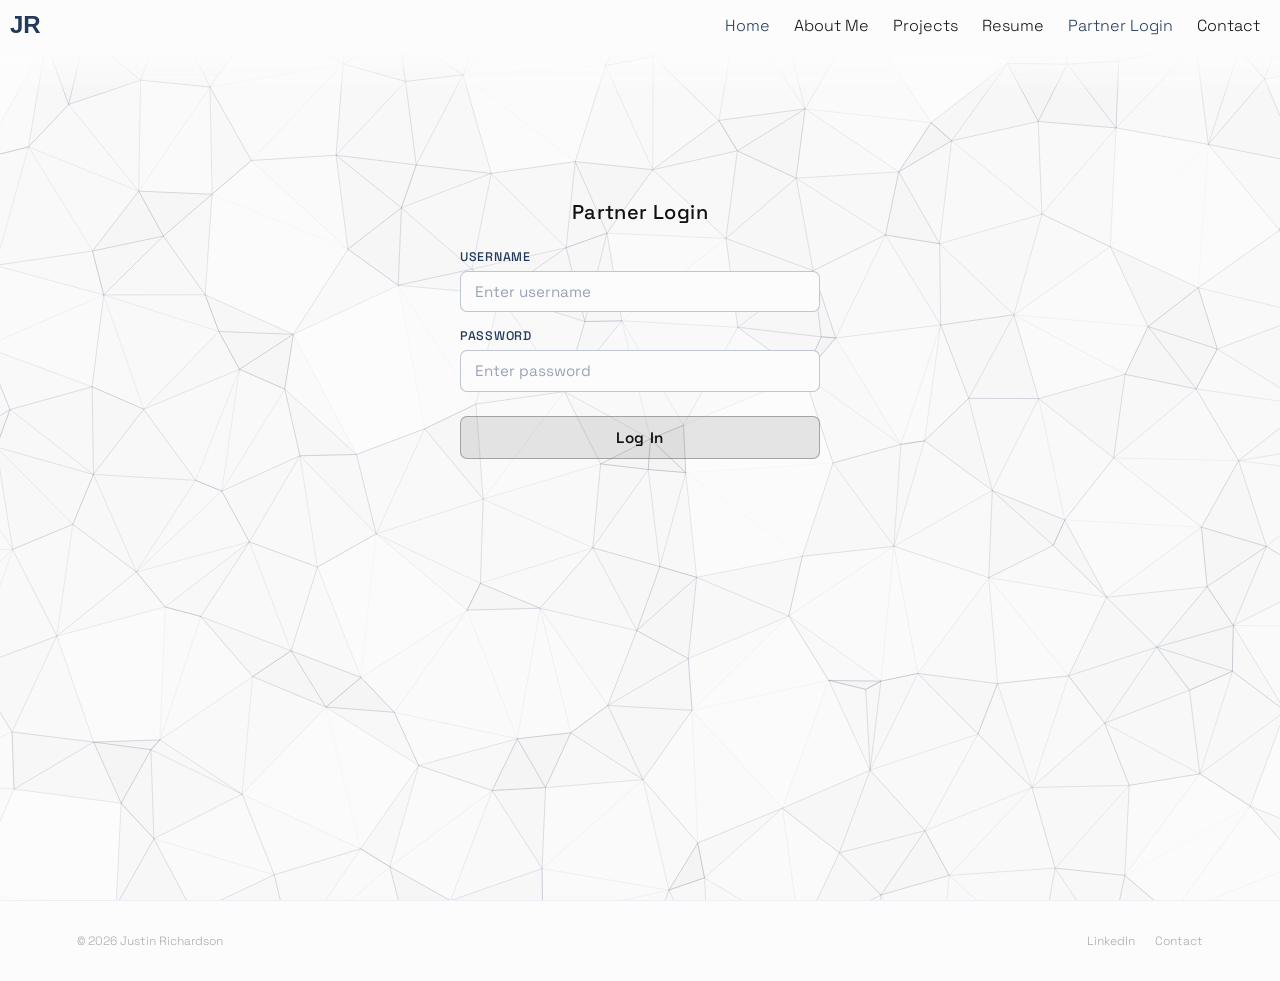
<file: login/dashboard/index.html>
<!DOCTYPE html>
<html lang="en">
<head>
    <meta charset="UTF-8">
    <meta name="viewport" content="width=device-width, initial-scale=1.0, viewport-fit=cover">
    <meta name="theme-color" content="#FCFCFC">
    <title>Dashboard | Justin Richardson</title>
    <link rel="stylesheet" href="../../style.css">
    <link rel="icon" href="../../imgs/tempfavicon.png">
    <script>(function(){var t=localStorage.getItem('theme')||'light';document.documentElement.setAttribute('data-theme',t);var m=document.querySelector('meta[name="theme-color"]');if(m)m.content=t==='dark'?'#111111':'#FCFCFC';})();</script>
    <script src="../../theme.js"></script>
    <script src="../../bg-sync.js"></script>
</head>
<body>
    <canvas id="bg-canvas"></canvas>
    <div class="safari-grad safari-grad-top"></div>

    <header id="header">
        <a href="../../" class="brand">JR</a>
        <nav id="nav">
            <a href="../../">Home</a>
            <a href="../../home/">About Me</a>
            <a href="../../projects/">Projects</a>
            <a href="../../resume/">Resume</a>
            <a href="../../login/dashboard/">Dashboard</a>
            <a href="../../contact/">Contact</a>
        </nav>
    </header>

    <main class="dashboard-page">
        <div class="dashboard-card">
            <div class="dashboard-header">
                <h2 class="dashboard-title">Dashboard</h2>
                <div class="dashboard-actions">
                    <button id="theme-toggle"></button>
                    <button class="logout-btn" onclick="logout()">Log Out</button>
                </div>
            </div>

            <!-- two columns on desktop, stacked on mobile -->
            <div class="dashboard-columns">

                <!-- LEFT column: existing controls -->
                <div class="dashboard-content">
                    <div class="status-card toggleable" id="dash-light-card">
                        <div class="status-card-top">
                            <span class="status-card-label">Room Light</span>
                            <span class="light-dot" id="dash-light-dot"></span>
                        </div>
                        <p class="light-status-text" id="dash-light-text">OFF</p>
                        <p class="status-card-note">bedroom &middot; Dashboard Control</p>
                    </div>

                    <div class="status-card" id="occupancy-card">
                        <div class="status-card-top">
                            <span class="status-card-label">Room Occupancy</span>
                        </div>
                        <p class="occupancy-count" id="occupancy-count">—</p>
                        <p class="status-card-note">bedroom &middot; Live</p>
                    </div>
                </div>

                <!-- RIGHT column: activity log + override -->
                <div class="dashboard-content log-panel">
                    <div class="log-header">
                        <span class="log-title">Activity Log</span>
                        <span class="log-reset-note">rolling 24hr log</span>
                    </div>

                    <div class="log-entries" id="log-entries">
                        <span class="log-empty">No activity yet.</span>
                    </div>

                    <div class="override-row">
                        <input
                            type="number"
                            id="override-input"
                            class="override-input"
                            min="0"
                            placeholder="Override count"
                        />
                        <button class="override-btn" onclick="sendOverride()">Set</button>
                    </div>
                </div>

            </div>
        </div>
    </main>

    <style>
        .dashboard-page {
            display: flex;
            align-items: center;
            justify-content: center;
            min-height: 100vh;
        }

        .dashboard-card {
            background: transparent;
            border: none;
            border-radius: 12px;
            padding: 2.5rem 2.5rem 2rem;
            width: 100%;
            max-width: 1100px;
            display: flex;
            flex-direction: column;
            gap: 1.5rem;
            transform: translateY(-60px);
        }

        .dashboard-header {
            display: flex;
            align-items: center;
            justify-content: space-between;
        }

        .dashboard-actions {
            display: flex;
            align-items: center;
            gap: 16px;
        }

        .dashboard-title {
            font-family: "Space Grotesk", sans-serif;
            font-weight: 500;
            font-size: 1.25rem;
            color: var(--text);
            margin: 0;
            letter-spacing: 0.02em;
        }

        .logout-btn {
            padding: 0.45rem 1rem;
            background: rgba(120, 120, 120, 0.18);
            color: var(--text);
            border: 1px solid rgba(100, 100, 100, 0.5);
            border-radius: 7px;
            font-family: "Space Grotesk", sans-serif;
            font-size: 0.85rem;
            font-weight: 600;
            cursor: pointer;
            letter-spacing: 0.04em;
            transition: background 0.2s ease, border-color 0.2s ease;
        }

        .logout-btn:hover {
            background: rgba(80, 80, 80, 0.35);
            border-color: var(--accent);
        }

        /* two columns side by side, stack on mobile */
        .dashboard-columns {
            display: grid;
            grid-template-columns: 1fr 1fr;
            gap: 1.5rem;
        }

        @media (max-width: 700px) {
            .dashboard-page {
                align-items: flex-start;
                min-height: auto;
                padding-top: 100px;
                padding-bottom: 2rem;
            }

            .dashboard-card {
                transform: none;
            }

            .dashboard-columns {
                grid-template-columns: 1fr;
            }
        }

        .dashboard-content {
            border: 1px solid var(--card-border);
            border-radius: 10px;
            padding: 1.5rem;
            min-height: 300px;
            display: flex;
            flex-direction: column;
            gap: 1rem;
        }

        /* occupancy count number */
        .occupancy-count {
            font-family: "Space Grotesk", sans-serif;
            font-size: 2.5rem;
            font-weight: 600;
            color: var(--text);
            margin: 0;
            letter-spacing: -0.02em;
        }

        /* log panel */
        .log-panel {
            justify-content: space-between;
        }

        .log-header {
            display: flex;
            align-items: center;
            justify-content: space-between;
            margin-bottom: 0.25rem;
        }

        .log-title {
            font-family: "Space Grotesk", sans-serif;
            font-size: 0.9rem;
            font-weight: 600;
            color: var(--text);
            letter-spacing: 0.03em;
        }

        .log-reset-note {
            font-family: "Space Grotesk", sans-serif;
            font-size: 0.75rem;
            color: var(--text);
            opacity: 0.4;
        }

        .log-entries {
            flex: 1;
            overflow-y: auto;
            display: flex;
            flex-direction: column;
            gap: 0.35rem;
            max-height: 220px;
            padding-right: 4px;
        }

        .log-entry {
            display: flex;
            gap: 0.75rem;
            font-family: "Space Grotesk", sans-serif;
            font-size: 0.8rem;
            line-height: 1.4;
        }

        .log-time {
            color: var(--text);
            opacity: 0.4;
            white-space: nowrap;
            flex-shrink: 0;
        }

        .log-msg {
            color: var(--text);
            opacity: 0.85;
        }

        .log-empty {
            font-family: "Space Grotesk", sans-serif;
            font-size: 0.8rem;
            color: var(--text);
            opacity: 0.35;
        }

        /* override row */
        .override-row {
            display: flex;
            gap: 0.5rem;
            margin-top: 0.5rem;
        }

        .override-input {
            flex: 1;
            padding: 0.45rem 0.75rem;
            background: rgba(120, 120, 120, 0.12);
            color: var(--text);
            border: 1px solid rgba(100, 100, 100, 0.4);
            border-radius: 7px;
            font-family: "Space Grotesk", sans-serif;
            font-size: 0.85rem;
            outline: none;
            transition: border-color 0.2s ease;
        }

        .override-input:focus {
            border-color: var(--accent);
        }

        /* hide the number input spinner arrows */
        .override-input::-webkit-outer-spin-button,
        .override-input::-webkit-inner-spin-button {
            -webkit-appearance: none;
        }

        .override-btn {
            padding: 0.45rem 1rem;
            background: rgba(120, 120, 120, 0.18);
            color: var(--text);
            border: 1px solid rgba(100, 100, 100, 0.5);
            border-radius: 7px;
            font-family: "Space Grotesk", sans-serif;
            font-size: 0.85rem;
            font-weight: 600;
            cursor: pointer;
            letter-spacing: 0.04em;
            transition: background 0.2s ease, border-color 0.2s ease;
        }

        .override-btn:hover {
            background: rgba(80, 80, 80, 0.35);
            border-color: var(--accent);
        }
    </style>

    <script>
        async function checkAuth() {
            const token = localStorage.getItem('token');
            if (!token) {
                window.location.href = '../../login/';
                return;
            }
            const response = await fetch('https://login-node-tcxf.onrender.com/verify', {
                headers: { 'authorization': token }
            });
            if (!response.ok) {
                localStorage.removeItem('token');
                window.location.href = '../../login/';
            }
        }

        function logout() {
            localStorage.removeItem('token');
            window.location.href = '../../login/';
        }

        checkAuth();
    </script>

    <!-- room light toggle -->
    <script>
        const dashLightCard = document.getElementById('dash-light-card');
        const dashLightDot  = document.getElementById('dash-light-dot');
        const dashLightText = document.getElementById('dash-light-text');
        let dashIsOn = false;

        dashLightCard.addEventListener('click', () => {
            dashIsOn = !dashIsOn;
            dashLightDot.classList.toggle('on', dashIsOn);
            dashLightText.textContent = dashIsOn ? 'ON' : 'OFF';

            fetch('https://esp32-projects-node.onrender.com/command/lightswitch', {
                method: 'POST',
                headers: { 'Content-Type': 'application/json' },
                body: JSON.stringify({ command: dashIsOn ? 'on' : 'off' })
            });
        });
    </script>

    <!-- occupancy WebSocket + override -->
    <script>
        const countEl    = document.getElementById('occupancy-count');
        const logEl      = document.getElementById('log-entries');

        let ws;
        let reconnectDelay = 1000;

        function connectWS() {
            ws = new WebSocket('wss://esp32-projects-node.onrender.com');

            ws.addEventListener('message', (event) => {
                const data = JSON.parse(event.data);
                reconnectDelay = 1000;

                countEl.textContent = data.count;

                logEl.innerHTML = '';
                if (data.log.length === 0) {
                    logEl.innerHTML = '<span class="log-empty">No activity yet.</span>';
                } else {
                    [...data.log].reverse().forEach(entry => {
                        const row = document.createElement('div');
                        row.className = 'log-entry';
                        row.innerHTML = `
                            <span class="log-time">${entry.time}</span>
                            <span class="log-msg">${entry.message}</span>
                        `;
                        logEl.appendChild(row);
                    });
                }
            });

            ws.addEventListener('close', () => {
                countEl.textContent = '—';
                setTimeout(connectWS, reconnectDelay);
                reconnectDelay = Math.min(reconnectDelay * 2, 30000);
            });

            ws.addEventListener('error', () => ws.close());
        }

        connectWS();

        function sendOverride() {
            const input = document.getElementById('override-input');
            const val = parseInt(input.value);
            if (isNaN(val) || val < 0) return;

            fetch('https://esp32-projects-node.onrender.com/occupancy/override', {
                method: 'POST',
                headers: { 'Content-Type': 'application/json' },
                body: JSON.stringify({ count: val })
            });

            input.value = '';
        }
    </script>

    <script src="../../topo-mesh.js"></script>
</body>
</html>
</file>
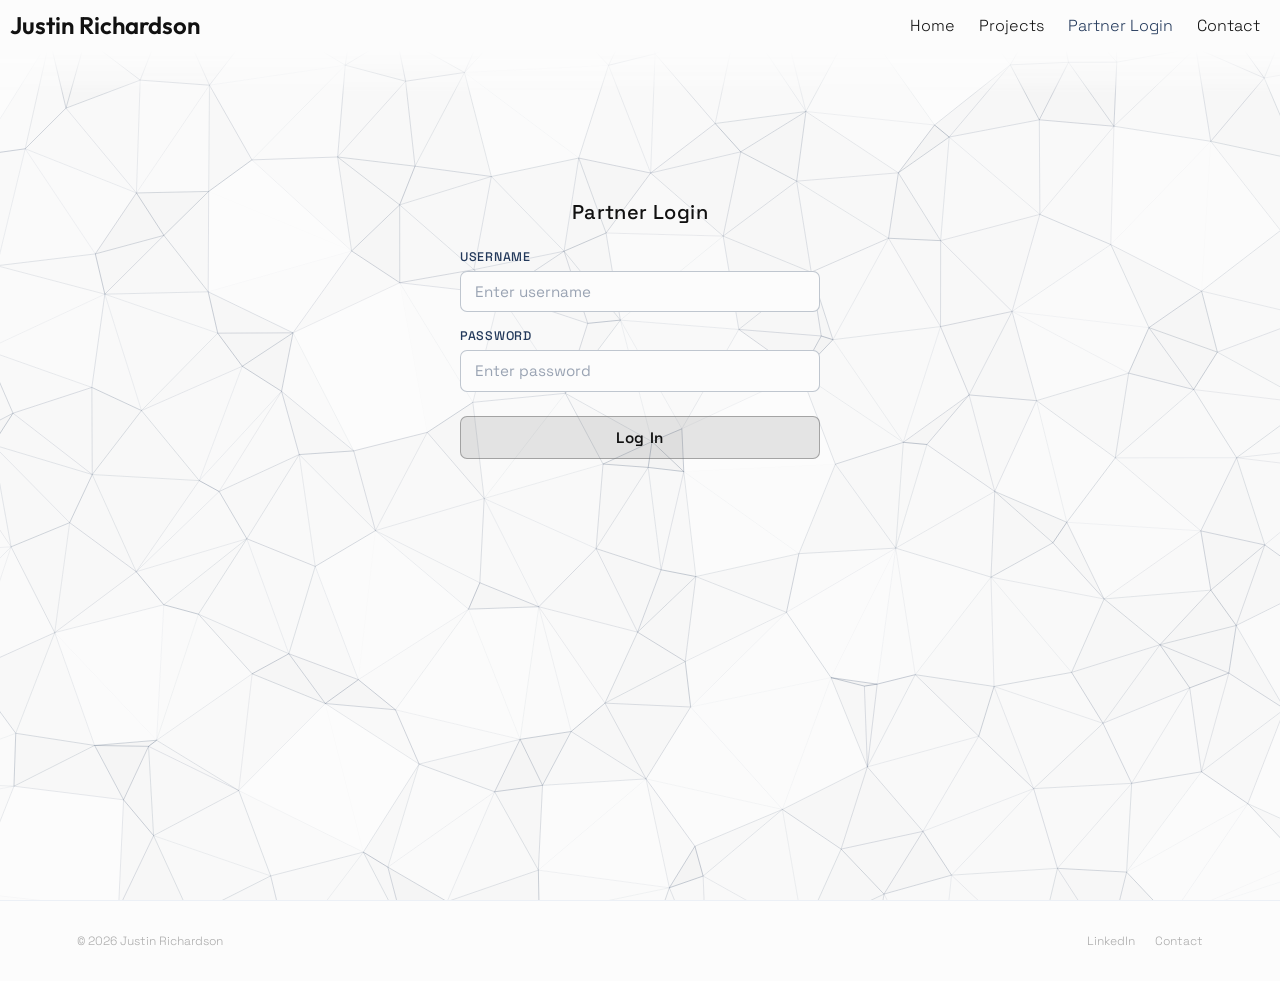
<file: personal/dashboard.html>
<!DOCTYPE html>
<html lang="en">
<head>
    <meta charset="UTF-8">
    <meta name="viewport" content="width=device-width, initial-scale=1.0, viewport-fit=cover">
    <meta name="theme-color" content="#F5F5F0">
    <title>Dashboard | Justin Richardson</title>
    <link rel="stylesheet" href="../style.css">
    <link rel="icon" href="../imgs/tempfavicon.png">
    <script>(function(){var t=localStorage.getItem('theme')||'dark';document.documentElement.setAttribute('data-theme',t);var m=document.querySelector('meta[name="theme-color"]');if(m)m.content=t==='dark'?'#111111':'#F5F5F0';})();</script>
    <script src="../theme.js"></script>
    <script src="../bg-sync.js"></script>
</head>
<body>
    <canvas id="bg-canvas"></canvas>
    <div class="safari-grad safari-grad-top"></div>

    <header id="header">
        <span>Justin Richardson</span>
        <nav id="nav">
            <a href="../home/">Home</a>
            <a href="../projects/">Projects</a>
            <a href="../personal/dashboard.html">Dashboard</a>
            <a href="../contact/">Contact</a>
        </nav>
    </header>

    <main class="dashboard-page">
        <div class="dashboard-card">
            <div class="dashboard-header">
                <h2 class="dashboard-title">Dashboard</h2>
                <div class="dashboard-actions">
                    <button id="theme-toggle"></button>
                    <button class="logout-btn" onclick="logout()">Log Out</button>
                </div>
            </div>

            <!-- two columns on desktop, stacked on mobile -->
            <div class="dashboard-columns">

                <!-- LEFT column: existing controls -->
                <div class="dashboard-content">
                    <div class="status-card toggleable" id="dash-light-card">
                        <div class="status-card-top">
                            <span class="status-card-label">Room Light</span>
                            <span class="light-dot" id="dash-light-dot"></span>
                        </div>
                        <p class="light-status-text" id="dash-light-text">OFF</p>
                        <p class="status-card-note">bedroom &middot; Dashboard Control</p>
                    </div>

                    <div class="status-card" id="occupancy-card">
                        <div class="status-card-top">
                            <span class="status-card-label">Room Occupancy</span>
                        </div>
                        <p class="occupancy-count" id="occupancy-count">—</p>
                        <p class="status-card-note">bedroom &middot; Live</p>
                    </div>
                </div>

                <!-- RIGHT column: activity log + override -->
                <div class="dashboard-content log-panel">
                    <div class="log-header">
                        <span class="log-title">Activity Log</span>
                        <span class="log-reset-note">resets at 1:00 AM</span>
                    </div>

                    <div class="log-entries" id="log-entries">
                        <span class="log-empty">No activity yet.</span>
                    </div>

                    <div class="override-row">
                        <input
                            type="number"
                            id="override-input"
                            class="override-input"
                            min="0"
                            placeholder="Override count"
                        />
                        <button class="override-btn" onclick="sendOverride()">Set</button>
                    </div>
                </div>

            </div>
        </div>
    </main>

    <style>
        .dashboard-page {
            display: flex;
            align-items: center;
            justify-content: center;
            min-height: 100vh;
        }

        .dashboard-card {
            background: transparent;
            border: none;
            border-radius: 12px;
            padding: 2.5rem 2.5rem 2rem;
            width: 100%;
            max-width: 1100px;
            display: flex;
            flex-direction: column;
            gap: 1.5rem;
            transform: translateY(-60px);
        }

        .dashboard-header {
            display: flex;
            align-items: center;
            justify-content: space-between;
        }

        .dashboard-actions {
            display: flex;
            align-items: center;
            gap: 16px;
        }

        .dashboard-title {
            font-family: "Space Grotesk", sans-serif;
            font-weight: 500;
            font-size: 1.25rem;
            color: var(--text);
            margin: 0;
            letter-spacing: 0.02em;
        }

        .logout-btn {
            padding: 0.45rem 1rem;
            background: rgba(120, 120, 120, 0.18);
            color: var(--text);
            border: 1px solid rgba(100, 100, 100, 0.5);
            border-radius: 7px;
            font-family: "Space Grotesk", sans-serif;
            font-size: 0.85rem;
            font-weight: 600;
            cursor: pointer;
            letter-spacing: 0.04em;
            transition: background 0.2s ease, border-color 0.2s ease;
        }

        .logout-btn:hover {
            background: rgba(80, 80, 80, 0.35);
            border-color: var(--accent);
        }

        /* two columns side by side, stack on mobile */
        .dashboard-columns {
            display: grid;
            grid-template-columns: 1fr 1fr;
            gap: 1.5rem;
        }

        @media (max-width: 700px) {
            .dashboard-columns {
                grid-template-columns: 1fr;
            }
        }

        .dashboard-content {
            border: 1px solid var(--card-border);
            border-radius: 10px;
            padding: 1.5rem;
            min-height: 300px;
            display: flex;
            flex-direction: column;
            gap: 1rem;
        }

        /* occupancy count number */
        .occupancy-count {
            font-family: "Space Grotesk", sans-serif;
            font-size: 2.5rem;
            font-weight: 600;
            color: var(--text);
            margin: 0;
            letter-spacing: -0.02em;
        }

        /* log panel */
        .log-panel {
            justify-content: space-between;
        }

        .log-header {
            display: flex;
            align-items: center;
            justify-content: space-between;
            margin-bottom: 0.25rem;
        }

        .log-title {
            font-family: "Space Grotesk", sans-serif;
            font-size: 0.9rem;
            font-weight: 600;
            color: var(--text);
            letter-spacing: 0.03em;
        }

        .log-reset-note {
            font-family: "Space Grotesk", sans-serif;
            font-size: 0.75rem;
            color: var(--text);
            opacity: 0.4;
        }

        .log-entries {
            flex: 1;
            overflow-y: auto;
            display: flex;
            flex-direction: column;
            gap: 0.35rem;
            max-height: 220px;
            padding-right: 4px;
        }

        .log-entry {
            display: flex;
            gap: 0.75rem;
            font-family: "Space Grotesk", sans-serif;
            font-size: 0.8rem;
            line-height: 1.4;
        }

        .log-time {
            color: var(--text);
            opacity: 0.4;
            white-space: nowrap;
            flex-shrink: 0;
        }

        .log-msg {
            color: var(--text);
            opacity: 0.85;
        }

        .log-empty {
            font-family: "Space Grotesk", sans-serif;
            font-size: 0.8rem;
            color: var(--text);
            opacity: 0.35;
        }

        /* override row */
        .override-row {
            display: flex;
            gap: 0.5rem;
            margin-top: 0.5rem;
        }

        .override-input {
            flex: 1;
            padding: 0.45rem 0.75rem;
            background: rgba(120, 120, 120, 0.12);
            color: var(--text);
            border: 1px solid rgba(100, 100, 100, 0.4);
            border-radius: 7px;
            font-family: "Space Grotesk", sans-serif;
            font-size: 0.85rem;
            outline: none;
            transition: border-color 0.2s ease;
        }

        .override-input:focus {
            border-color: var(--accent);
        }

        /* hide the number input spinner arrows */
        .override-input::-webkit-outer-spin-button,
        .override-input::-webkit-inner-spin-button {
            -webkit-appearance: none;
        }

        .override-btn {
            padding: 0.45rem 1rem;
            background: rgba(120, 120, 120, 0.18);
            color: var(--text);
            border: 1px solid rgba(100, 100, 100, 0.5);
            border-radius: 7px;
            font-family: "Space Grotesk", sans-serif;
            font-size: 0.85rem;
            font-weight: 600;
            cursor: pointer;
            letter-spacing: 0.04em;
            transition: background 0.2s ease, border-color 0.2s ease;
        }

        .override-btn:hover {
            background: rgba(80, 80, 80, 0.35);
            border-color: var(--accent);
        }
    </style>

    <script>
        async function checkAuth() {
            const token = localStorage.getItem('token');
            if (!token) {
                window.location.href = '../personal/';
                return;
            }
            const response = await fetch('https://login-node-tcxf.onrender.com/verify', {
                headers: { 'authorization': token }
            });
            if (!response.ok) {
                localStorage.removeItem('token');
                window.location.href = '../personal/';
            }
        }

        function logout() {
            localStorage.removeItem('token');
            window.location.href = '../personal/';
        }

        checkAuth();
    </script>

    <!-- room light toggle -->
    <script>
        const dashLightCard = document.getElementById('dash-light-card');
        const dashLightDot  = document.getElementById('dash-light-dot');
        const dashLightText = document.getElementById('dash-light-text');
        let dashIsOn = false;

        dashLightCard.addEventListener('click', () => {
            dashIsOn = !dashIsOn;
            dashLightDot.classList.toggle('on', dashIsOn);
            dashLightText.textContent = dashIsOn ? 'ON' : 'OFF';

            fetch('https://esp32-projects-node.onrender.com/command/lightswitch', {
                method: 'POST',
                headers: { 'Content-Type': 'application/json' },
                body: JSON.stringify({ command: dashIsOn ? 'on' : 'off' })
            });
        });
    </script>

    <!-- occupancy WebSocket + override -->
    <script>
        const countEl    = document.getElementById('occupancy-count');
        const logEl      = document.getElementById('log-entries');

        // connect to the WebSocket on your Render server
        // wss:// is the secure version of ws:// just like https:// vs http://
        const ws = new WebSocket('wss://esp32-projects-node.onrender.com');

        ws.addEventListener('message', (event) => {
            const data = JSON.parse(event.data);

            // update the count display
            countEl.textContent = data.count;

            // rebuild the log from scratch each time
            // (server always sends the full log, not just new entries)
            logEl.innerHTML = '';
            if (data.log.length === 0) {
                logEl.innerHTML = '<span class="log-empty">No activity yet.</span>';
            } else {
                // newest entries at the top
                [...data.log].reverse().forEach(entry => {
                    const row = document.createElement('div');
                    row.className = 'log-entry';
                    row.innerHTML = `
                        <span class="log-time">${entry.time}</span>
                        <span class="log-msg">${entry.message}</span>
                    `;
                    logEl.appendChild(row);
                });
            }
        });

        ws.addEventListener('close', () => {
            countEl.textContent = '—';
        });

        function sendOverride() {
            const input = document.getElementById('override-input');
            const val = parseInt(input.value);
            if (isNaN(val) || val < 0) return;

            fetch('https://esp32-projects-node.onrender.com/occupancy/override', {
                method: 'POST',
                headers: { 'Content-Type': 'application/json' },
                body: JSON.stringify({ count: val })
            });

            input.value = '';
        }
    </script>

    <script src="../topo-mesh.js"></script>
</body>
</html>
</file>
<file: style.css>
@font-face {
    font-family: "Space Grotesk";
    src: url("./fonts/SpaceGrotesk-VariableFont_wght.ttf") format("truetype");
    font-weight: 300 700;
    font-style: normal;
    font-display: block;
}

@font-face {
    font-family: "Outfit";
    src: url("./fonts/Outfit-VariableFont_wght.ttf") format("truetype");
    font-weight: 100 900;
    font-style: normal;
    font-display: block;
}

/* show red borders */

/* *{
    border: 2px solid red;
} */

/* ── Theme variables ──────────────────────────────────── */

:root {
    --bg:            #111111;
    --grid:          rgba(143, 166, 204, 0.12);
    --header-bg:     transparent/*#111211*/;
    --text:          #ffffff;
    --border:        transparent/*#8FA6CC*/;
    --accent:        #8FA6CC;
    --surface:       #111211;/*rgba(17,17,17); this is the blocks color*/
    --surface-hover: #222222;
    --overlay-bg:    rgba(0, 0, 0, 0.55);
    --section-tint:  rgba(17, 17, 17, 0.503);
    --card-border:       rgba(143, 166, 204, 0.28);
    --card-border-hover: rgba(143, 166, 204, 0.55);
    --card-shadow:       var(--accent);
}

:root[data-theme="light"] {
    --bg:            #FCFCFC;
    --grid:          rgba(35, 57, 91, 0.20);
    --header-bg:     transparent/*#ffffff*/;
    --text:          rgb(17,17,17);
    --border:        #1A2B45;
    --accent:        #23395B;
    --surface:       #ffffff;
    --surface-hover: #ebebeb;
    --overlay-bg:    rgba(0, 0, 0, 0.45);
    --section-tint:  rgba(252, 252, 252, 0.497);
    --card-border:       rgba(35, 57, 91, 0.28);
    --card-border-hover: rgba(35, 57, 91, 0.55);
    --card-shadow:       rgba(0, 0, 0, 0.22);
}

/* ── Base ─────────────────────────────────────────────── */

html {
    scrollbar-width: none;
    -ms-overflow-style: none;
}

html::-webkit-scrollbar {
    display: none;
}

body {
    height: 100vh;
    width: auto;
    margin: 0;
    overflow-x: hidden;
    background-color: var(--bg);
    transition: background-color 0.25s ease;
}

#bg-canvas {
    position: fixed;
    top: 0;
    left: 0;
    width: 100%;
    height: 100%;
    z-index: -1;
}


.caution {
    /* border: 2px solid red; */

    display: flex;
    justify-content: center;
    /* margin-top:50px;
    flex-direction: column;
    height: 500px;
    width: 500px;
    align-items: center;
    justify-content: flex-start; */
}

.caution p {
    display: flex;
    color: var(--text);
    align-items: flex-end;
    font-size: 60px;
    font-weight: 900;
    text-align: center;
    font-family: "Space Grotesk", sans-serif;
}

/* ── Page load animations ───────────────────────────────── */

#page-loader {
    position: fixed;
    inset: 0;
    background: var(--bg);
    z-index: 999;
    pointer-events: none;
    animation: loaderExit 0.5s ease 0.2s forwards;
}

@keyframes loaderExit {
    to { opacity: 0; }
}

@keyframes heroNameFade {
    from { opacity: 0; transform: translateY(18px); }
    to   { opacity: 1; transform: translateY(0); }
}

@keyframes heroTaglineFade {
    from { opacity: 0; transform: translateY(10px); }
    to   { opacity: 0.5; transform: translateY(0); }
}

.skip-intro .hero-name,
.skip-intro .hero-tagline {
    animation: none;
}

/* ── Header ───────────────────────────────────────────── */

#header {
    position: fixed;
    top: 0;
    left: 0;
    right: 0;
    z-index: 100;
    width: 100%;
    box-sizing: border-box;
    height: 50px;
    background-color: var(--bg);
    color: var(--text);
    font-family: "Outfit", sans-serif;
    font-size: clamp(14px, 3.5vw, 24px);
    font-weight: 600;
    display: flex;
    align-items: center;
    justify-content: space-between;
    padding-left: 10px;
    padding-right: 20px;
    margin-bottom: 0;
    white-space: nowrap;
    transition: background-color 0.25s ease, border-color 0.25s ease, color 0.25s ease;
}

#nav {
    display: flex;
    gap: clamp(8px, 2.5vw, 24px);
    align-items: center;
}

#nav a {
    color: var(--text);
    text-decoration: none;
    font-family: "Space Grotesk", sans-serif;
    font-size: clamp(11px, 2.5vw, 16px);
    font-weight: 300;
    white-space: nowrap;
    transition: color 0.25s ease;
}

#nav a:hover {
    color: var(--accent);
    text-decoration: underline;
}

#nav a.active {
    color: var(--accent);
}

#theme-toggle {
    background: none;
    border: none;
    color: var(--text);
    cursor: pointer;
    padding: 0;
    display: flex;
    align-items: center;
    transition: color 0.25s ease;
    opacity: 0.8;
}

#theme-toggle:hover {
    opacity: 1;
}

#theme-toggle svg {
    width: clamp(13px, 2vw, 16px);
    height: clamp(13px, 2vw, 16px);
    display: block;
}

#header > .brand {
    color: var(--accent);
    font-family: "Helvetica Neue", Helvetica, Arial, sans-serif;
    font-weight: 600;
    text-decoration: none;
    transition: opacity 0.25s ease;
}

#header > .brand:hover {
    opacity: 0.65;
}

/* ── Home page ────────────────────────────────────────── */

.hero {
    min-height: 100svh;
    display: flex;
    align-items: center;
    padding: 0 clamp(24px, 6vw, 100px) 175px;
    box-sizing: border-box;
}

.hero-inner {
    max-width: 900px;
}

.hero-name {
    font-family: "Helvetica Neue", Helvetica, Arial, sans-serif;
    font-size: clamp(44px, 9vw, 108px);
    font-weight: 400;
    color: var(--text);
    margin: 0 0 20px 0;
    line-height: 1.0;
    letter-spacing: -3px;
    border-bottom: 2px solid var(--accent);
    padding-bottom: 10px;
    transition: color 0.25s ease;
    animation: heroNameFade 0.7s ease 0.5s both;
}

.hero-tagline {
    font-family: "Space Grotesk", sans-serif;
    font-size: clamp(13px, 2vw, 18px);
    font-weight: 300;
    color: var(--text);
    opacity: 0.5;
    margin: 0;
    letter-spacing: 0.5px;
    transition: color 0.25s ease;
    animation: heroTaglineFade 0.6s ease 1.0s both;
}

/* ── Bio + Status (side-by-side) ──────────────────────── */

.bio-status-section {
    padding: clamp(64px, 9vw, 120px) clamp(24px, 6vw, 100px);
    border-top: 1px solid rgba(143, 166, 204, 0.15);
    border-bottom: 1px solid rgba(143, 166, 204, 0.15);
    display: flex;
    gap: clamp(40px, 6vw, 80px);
    align-items: stretch;
    box-sizing: border-box;
    background-color: var(--section-tint);
    transition: background-color 0.25s ease;
}

:root[data-theme="dark"] .bio-status-section {
    background-color: rgba(17, 17, 17, 0.503);
}

:root[data-theme="light"] .bio-status-section {
    background-color: rgba(252, 252, 252, 0.497);
}

.bio-col {
    flex: 1;
    min-width: 0;
    display: flex;
    flex-direction: column;
}

.status-col {
    flex-shrink: 0;
    width: clamp(180px, 22vw, 260px);
    margin-left: auto;
}

.section-label {
    font-family: "Space Grotesk", sans-serif;
    font-size: 11px;
    font-weight: 600;
    letter-spacing: 2.5px;
    text-transform: uppercase;
    color: var(--text);
    opacity: 0.4;
    display: block;
    margin-bottom: 28px;
    transition: color 0.25s ease;
}

.bio-text {
    font-family: "Space Grotesk", sans-serif;
    font-size: clamp(17px, 2.5vw, 24px);
    font-weight: 300;
    color: var(--text);
    line-height: 1.75;
    margin: 0;
    flex: 1;
    transition: color 0.25s ease;
}

.bio-link {
    color: var(--accent);
    text-decoration: none;
}

.bio-link:visited {
    color: var(--accent);
}

.bio-link:hover {
    text-decoration: underline;
    text-decoration-thickness: 1px;
    text-underline-offset: 3px;
}

.status-stack {
    display: flex;
    flex-direction: column;
    gap: 12px;
}

.status-card {
    background-color: var(--surface);
    border: 1px solid rgba(143, 166, 204, 0.28);
    padding: 24px;
    box-sizing: border-box;
    transition: background-color 0.25s ease;
}

.status-card.toggleable {
    cursor: pointer;
    user-select: none;
}

.status-card.toggleable:hover {
    background-color: var(--surface-hover);
}

.status-card.disabled {
    opacity: 0.45;
    cursor: not-allowed;
    user-select: none;
}

.status-card-top {
    display: flex;
    justify-content: space-between;
    align-items: center;
    margin-bottom: 18px;
}

.status-card-label {
    font-family: "Space Grotesk", sans-serif;
    font-size: 11px;
    font-weight: 600;
    letter-spacing: 2px;
    text-transform: uppercase;
    color: var(--accent);
    opacity: 0.8;
    transition: color 0.25s ease;
}

.light-dot {
    width: 8px;
    height: 8px;
    border-radius: 50%;
    background: rgba(143, 166, 204, 0.25);
    box-shadow: 0 0 6px rgba(143, 166, 204, 0.3);
    flex-shrink: 0;
    transition: background 0.4s ease, box-shadow 0.4s ease;
}

.light-dot.on {
    background: #8FA6CC;
    box-shadow: 0 0 10px rgba(143, 166, 204, 0.55);
}

.light-status-text {
    font-family: "Space Grotesk", sans-serif;
    font-size: 36px;
    font-weight: 700;
    color: var(--text);
    margin: 0 0 6px 0;
    transition: color 0.25s ease;
}

.occupancy-count {
    font-family: "Space Grotesk", sans-serif;
    font-size: 56px;
    font-weight: 700;
    color: var(--text);
    line-height: 1;
    margin: 0 0 6px 0;
    transition: color 0.25s ease;
}

.status-card-note {
    font-family: "Space Grotesk", sans-serif;
    font-size: 11px;
    font-weight: 300;
    color: var(--text);
    opacity: 0.3;
    margin: 0;
    transition: color 0.25s ease;
}

hr {
    border: none;
    border-top: 1px solid var(--accent);
    opacity: 0.4;
}

/* ── Footer ───────────────────────────────────────────── */

.site-footer {
    border-top: 1px solid rgba(143, 166, 204, 0.15);
    background-color: var(--bg);
    padding: 32px clamp(24px, 6vw, 100px);
    display: flex;
    align-items: center;
    justify-content: space-between;
    transition: background-color 0.25s ease;
}

.footer-copy {
    font-family: "Space Grotesk", sans-serif;
    font-size: 12px;
    font-weight: 300;
    color: var(--text);
    opacity: 0.35;
    transition: color 0.25s ease;
}

.footer-links {
    display: flex;
    gap: 20px;
}

.footer-links a {
    font-family: "Space Grotesk", sans-serif;
    font-size: 12px;
    font-weight: 300;
    color: var(--text);
    text-decoration: none;
    opacity: 0.35;
    transition: opacity 0.2s ease, color 0.25s ease;
}

.footer-links a:hover {
    opacity: 1;
    color: var(--accent);
}





/* ── Projects page ────────────────────────────────────────── */

.projects-page {
    padding: 90px 40px 40px;
    box-sizing: border-box;
    min-height: 100svh;
}

.projects-grid {
    display: grid;
    grid-template-columns: repeat(3, 1fr);
    grid-template-rows: repeat(4, minmax(150px, auto));
    gap: 20px;
}

.project-card {
    cursor: pointer;
    height: 100%;
}

.card-inner {
    display: flex;
    flex-direction: column;
    justify-content: flex-end;
    padding: 20px;
    height: 100%;
    box-sizing: border-box;
    background-color: var(--surface);
    border: 1px solid var(--card-border);
    overflow: hidden;
    position: relative;
    transition: background-color 0.25s ease, border-color 0.3s ease;
    transform: translateZ(0);
}

.card-inner::after {
    content: '';
    position: absolute;
    bottom: 0; left: 0; right: 0;
    height: 2px;
    background: #8FA6CC;
    transform: scaleX(0);
    transform-origin: left;
    transition: transform 0.35s cubic-bezier(0.4, 0, 0.2, 1);
    will-change: transform;
}

.card-tag {
    font-family: "Space Grotesk", sans-serif;
    font-size: 11px;
    font-weight: 600;
    letter-spacing: 2px;
    text-transform: uppercase;
    color: var(--text);
    opacity: 0;
    margin: 0 0 8px 0;
    display: block;
    position: relative;
    z-index: 1;
    transform: translateY(10px);
    transition: opacity 0.25s ease, transform 0.25s ease, color 0.25s ease;
    will-change: transform, opacity;
}

.card-title {
    font-family: "Space Grotesk", sans-serif;
    font-size: 28px;
    font-weight: 700;
    color: var(--text);
    margin: 0;
    opacity: 0;
    position: relative;
    z-index: 1;
    transform: translateY(10px);
    transition: opacity 0.28s ease 0.05s, transform 0.28s ease 0.05s, color 0.25s ease;
    will-change: transform, opacity;
}

.card-preview-img {
    position: absolute;
    top: 50%;
    left: 50%;
    transform: translate(-50%, -50%);
    width: 65%;
    height: 65%;
    max-height: 220px;
    object-fit: contain;
    pointer-events: none;
    z-index: 0;
    transition: filter 0.25s ease;
}

.project-card-beta .card-preview-img {
    width: 269%;
    height: 269%;
    /* The GIF is a 16:9 frame with a tall rocket centered in it; object-fit
       fits the frame to the box WIDTH, so a wider card makes a TALLER rocket.
       The card height is fixed (~660px), so on wide screens the rocket grows
       past the top/bottom and gets clipped. Cap the box width to hold the
       rocket at its laptop size (fitted height stays within the card). */
    max-width: 1120px;
    max-height: none;
}

.project-card-alpha .card-preview-img {
    width: 140%;
    height: 140%;
    max-height: none;
}

/* Theme-swapped rocket GIFs: black for light mode, white for dark mode */
.card-preview-dark { display: none; }
[data-theme="dark"] .card-preview-light { display: none; }
[data-theme="dark"] .card-preview-dark { display: block; }

.project-card:hover .card-preview-img {
    filter: brightness(1.3);
}

.project-card:hover .card-inner {
    background-color: var(--surface-hover);
    border-color: var(--card-border-hover);
}

.project-card:hover .card-inner::after {
    transform: scaleX(1);
}

.project-card:hover .card-tag {
    opacity: 0.4;
    transform: translateY(0);
}

.project-card:hover .card-title {
    opacity: 1;
    transform: translateY(0);
}

.project-card-alpha { grid-column: 1 / 3; grid-row: 1 / 3; }
.project-card-beta  { grid-column: 3 / 4; grid-row: 1 / 5; }
.project-card-gamma { grid-column: 1 / 2; grid-row: 3 / 5; }
.project-card-delta { grid-column: 2 / 3; grid-row: 3 / 5; }

/* Overlay */
.projects-overlay {
    position: fixed;
    inset: 0;
    background-color: var(--overlay-bg);
    z-index: 200;
    opacity: 0;
    pointer-events: none;
    transition: opacity 0.25s ease;
    display: flex;
    align-items: flex-start;
    scrollbar-width: none;
    -ms-overflow-style: none;
    justify-content: center;
    overflow-y: auto;
    padding: 8px 0;
    box-sizing: border-box;
}

.projects-overlay::-webkit-scrollbar {
    display: none;
}

.projects-overlay.visible {
    opacity: 1;
    pointer-events: all;
}

.projects-panel {
    width: 95vw;
    min-height: 300px;
    background-color: var(--surface);
    border: 1px solid var(--card-border);
    padding: 60px 40px 40px;
    box-sizing: border-box;
    position: relative;
    display: flex;
    flex-direction: column;
    justify-content: flex-start;
    transform: scale(0.96);
    transition: transform 0.25s ease;
    flex-shrink: 0;
}

.projects-overlay.visible .projects-panel {
    transform: scale(1.0);
}

.panel-close {
    position: absolute;
    top: 20px;
    right: 24px;
    font-family: "Space Grotesk", sans-serif;
    font-size: 24px;
    font-weight: 300;
    color: var(--text);
    opacity: 0.6;
    background: none;
    border: none;
    cursor: pointer;
    padding: 0;
    transition: opacity 0.15s ease, color 0.25s ease;
}

.panel-close:hover { opacity: 1; color: var(--accent); }

.panel-meta {
    display: flex;
    align-items: center;
    gap: 16px;
    margin-bottom: 12px;
}

.panel-tag {
    font-family: "Space Grotesk", sans-serif;
    font-size: 11px;
    font-weight: 600;
    letter-spacing: 2px;
    text-transform: uppercase;
    color: var(--text);
    opacity: 0.4;
    transition: color 0.25s ease;
}

.panel-date {
    font-family: "Space Grotesk", sans-serif;
    font-size: 11px;
    font-weight: 600;
    letter-spacing: 2px;
    text-transform: uppercase;
    color: var(--text);
    opacity: 0.4;
    transition: color 0.25s ease;
}

.panel-title {
    font-family: "Space Grotesk", sans-serif;
    font-size: 42px;
    font-weight: 700;
    color: var(--text);
    margin: 0 0 20px 0;
    transition: color 0.25s ease;
}

.panel-divider {
    border: none;
    border-top: 1px solid var(--accent);
    opacity: 0.15;
    margin: 32px 0;
}

.panel-section {
    margin-bottom: 0;
}

.panel-section-label {
    font-family: "Space Grotesk", sans-serif;
    font-size: 11px;
    font-weight: 600;
    letter-spacing: 2.5px;
    text-transform: uppercase;
    color: var(--text);
    opacity: 0.4;
    display: block;
    margin-bottom: 20px;
    transition: color 0.25s ease;
}

.panel-body-text {
    font-family: "Space Grotesk", sans-serif;
    font-size: 15px;
    font-weight: 400;
    color: var(--text);
    opacity: 0.75;
    line-height: 1.75;
    margin: 0 0 24px 0;
    transition: color 0.25s ease;
}

.panel-body > .panel-body-text {
    margin-left: 72px;
    margin-right: 72px;
}

.panel-parts-list {
    list-style: none;
    padding: 0;
    margin: 0 0 0 0;
    display: flex;
    flex-direction: column;
    gap: 10px;
}

.panel-parts-list li {
    font-family: "Space Grotesk", sans-serif;
    font-size: 14px;
    font-weight: 300;
    color: var(--text);
    opacity: 0.75;
    display: flex;
    gap: 10px;
    align-items: baseline;
    transition: color 0.25s ease;
}

.panel-parts-list li::before {
    content: "—";
    opacity: 0.4;
    flex-shrink: 0;
}

.panel-row {
    display: flex;
    gap: 24px;
    align-items: flex-start;
    margin-bottom: 20px;
    margin-left: 72px;
    margin-right: 72px;
}

.panel-row-reverse {
    flex-direction: row-reverse;
}

.panel-row-text {
    min-width: 0;
}

.panel-img {
    display: block;
    flex-shrink: 0;
    width: 210px;
}

.panel-img-md {
    width: 260px;
}

.panel-img-pull-right {
    margin-left: auto;
    margin-right: 72px;
}

.panel-img-lg {
    width: 300px;
}

/* ───────────────────────────────────────────────────────── */

@media (max-width: 768px) {
    #bg-canvas {
        top: 0;
        height: 100%;
    }

    .caution {
        width: 90vw;
        height: auto;
    }

    .caution img {
        width: 100%;
    }

    .caution p {
        font-size: 32px;
    }

    #header {
        height: auto;
        flex-direction: column;
        align-items: center;
        justify-content: center;
        gap: 6px;
        padding: 8px 8px;
        font-size: 14px;
    }

    #header > .brand {
        font-size: 14px;
        flex-shrink: 0;
        line-height: 1;
    }

    /* six items don't fit one line on a phone — wrap rather than clip them,
       which is what overflow:hidden was doing */
    #nav {
        gap: 6px 12px;
        flex-wrap: wrap;
        justify-content: center;
    }

    #nav a {
        font-size: 13px;
    }

    .hero {
        min-height: 100dvh;
        padding: 0 20px;
        justify-content: center;
    }

    .hero-inner {
        width: 100%;
    }

    .hero-name {
        font-size: 15vw;
        letter-spacing: -1.5px;
        margin-bottom: 14px;
        text-align: center;
    }

    .hero-tagline {
        text-align: center;
    }

    .bio-status-section {
        flex-direction: column;
        gap: 40px;
    }

    .status-col {
        width: 100%;
    }

    .site-footer {
        flex-direction: column;
        align-items: flex-start;
        gap: 16px;
        padding: 28px 20px;
    }

    .projects-page {
        padding: 100px 20px 20px;
    }

    .projects-grid {
        grid-template-columns: 1fr;
        grid-template-rows: none;
        gap: 20px;
    }

    .project-card-alpha,
    .project-card-beta,
    .project-card-gamma,
    .project-card-delta {
        grid-column: auto;
        grid-row: auto;
        min-height: 150px;
    }

    .card-preview-img {
        top: 38%;
    }

    /* Lay the rocket horizontal, nose to the left, to fill the mobile card */
    .project-card-beta .card-preview-img {
        top: 50%;
        left: 50%;
        width: 212%;
        height: 212%;
        transform: translate(-50%, -50%) rotate(-90deg);
    }

    @keyframes card-line-in  { to { transform: scaleX(1); } }
    @keyframes card-tag-in   { to { opacity: 0.4; transform: translateY(0); } }
    @keyframes card-title-in { to { opacity: 1;   transform: translateY(0); } }

    .project-card .card-inner::after {
        animation: card-line-in  0.35s cubic-bezier(0.4, 0, 0.2, 1) forwards;
    }
    .project-card .card-tag {
        animation: card-tag-in   0.25s ease forwards;
    }
    .project-card .card-title {
        animation: card-title-in 0.28s ease forwards;
        font-size: clamp(16px, 2.5vw, 28px);
    }

    .project-card-alpha .card-inner::after { animation-delay: 0.05s; }
    .project-card-alpha .card-tag          { animation-delay: 0.05s; }
    .project-card-alpha .card-title        { animation-delay: 0.10s; }

    .project-card-beta .card-inner::after  { animation-delay: 0.15s; }
    .project-card-beta .card-tag           { animation-delay: 0.15s; }
    .project-card-beta .card-title         { animation-delay: 0.20s; }

    .project-card-gamma .card-inner::after { animation-delay: 0.25s; }
    .project-card-gamma .card-tag          { animation-delay: 0.25s; }
    .project-card-gamma .card-title        { animation-delay: 0.30s; }

    .project-card-delta .card-inner::after { animation-delay: 0.35s; }
    .project-card-delta .card-tag          { animation-delay: 0.35s; }
    .project-card-delta .card-title        { animation-delay: 0.40s; }

    .panel-row,
    .panel-row-reverse {
        flex-direction: column;
        margin-left: 0;
        margin-right: 0;
    }

    .panel-body > .panel-body-text {
        margin-left: 0;
        margin-right: 0;
    }

    .panel-img,
    .panel-img-lg {
        width: 100%;
        max-width: 100%;
    }
}
/* ── Header edge gradient ────────────────────────── */

.safari-grad {
    display: block;
    position: fixed;
    left: 0;
    right: 0;
    pointer-events: none;
}

/* Fades from bg color down below the header */
.safari-grad-top {
    top: 50px; /* fallback, overridden by JS */
    height: 45px;
    background-color: var(--bg);
    -webkit-mask-image: linear-gradient(to bottom, black 0%, rgba(0,0,0,0.51) 75%, transparent 100%);
    mask-image: linear-gradient(to bottom, black 0%, rgba(0,0,0,0.35) 75%, transparent 100%);
    transition: background-color 0.25s ease;
    z-index: 50; /* below header (100), above hero content */
}

@media (max-width: 768px) {
    .safari-grad-top {
        /* top set by JS */
        height: 80px;
        -webkit-mask-image: linear-gradient(to bottom, black 0%, transparent 100%);
        mask-image: linear-gradient(to bottom, black 0%, transparent 100%);
    }

}

/* ── Contact page ─────────────────────────────────────── */

.contact-page {
    min-height: 100svh;
    display: flex;
    align-items: center;
    padding: 50px clamp(24px, 6vw, 100px) 0;
    box-sizing: border-box;
}

.contact-inner {
    max-width: 600px;
}

.contact-name {
    font-family: "Outfit", sans-serif;
    font-size: clamp(36px, 6vw, 72px);
    font-weight: 600;
    color: var(--text);
    margin: 0 0 20px 0;
    letter-spacing: -1.5px;
    line-height: 1.1;
    transition: color 0.25s ease;
}

.contact-edu {
    margin-bottom: 36px;
}

.contact-edu p {
    font-family: "Space Grotesk", sans-serif;
    font-size: clamp(12px, 1.5vw, 14px);
    font-weight: 300;
    color: var(--text);
    opacity: 0.4;
    margin: 0;
    line-height: 1.8;
    transition: color 0.25s ease;
}

.contact-links {
    display: flex;
    flex-direction: column;
    gap: 10px;
}

.contact-email {
    display: flex;
    align-items: baseline;
    gap: 12px;
    background: none;
    border: none;
    padding: 0;
    cursor: pointer;
    color: var(--text);
    font-family: "Space Grotesk", sans-serif;
    font-size: clamp(14px, 2vw, 17px);
    font-weight: 300;
    opacity: 0.75;
    transition: opacity 0.2s ease, color 0.25s ease;
}

.contact-email:hover {
    opacity: 1;
    color: var(--accent);
}

.contact-email-prefix {
    font-size: 11px;
    font-weight: 600;
    letter-spacing: 1px;
    opacity: 0.45;
    flex-shrink: 0;
}

.contact-email-copied {
    display: none;
    font-size: 11px;
    font-weight: 600;
    letter-spacing: 1px;
    opacity: 0.45;
}

.contact-email.copied .contact-email-text {
    display: none;
}

.contact-email.copied .contact-email-copied {
    display: inline;
}

.contact-linkedin {
    display: inline-flex;
    align-items: center;
    gap: 8px;
    margin-top: 36px;
    color: var(--text);
    text-decoration: none;
    font-family: "Space Grotesk", sans-serif;
    font-size: clamp(14px, 2vw, 17px);
    font-weight: 300;
    opacity: 0.75;
    transition: opacity 0.2s ease, color 0.25s ease;
}

.contact-linkedin:hover {
    opacity: 1;
    color: var(--accent);
}

.contact-linkedin-icon {
    width: 18px;
    height: 18px;
}

@media (max-width: 768px) {
    .contact-page {
        min-height: 100svh;
        padding: 0 20px;
    }
}

/* test 70 test million */
</file>
